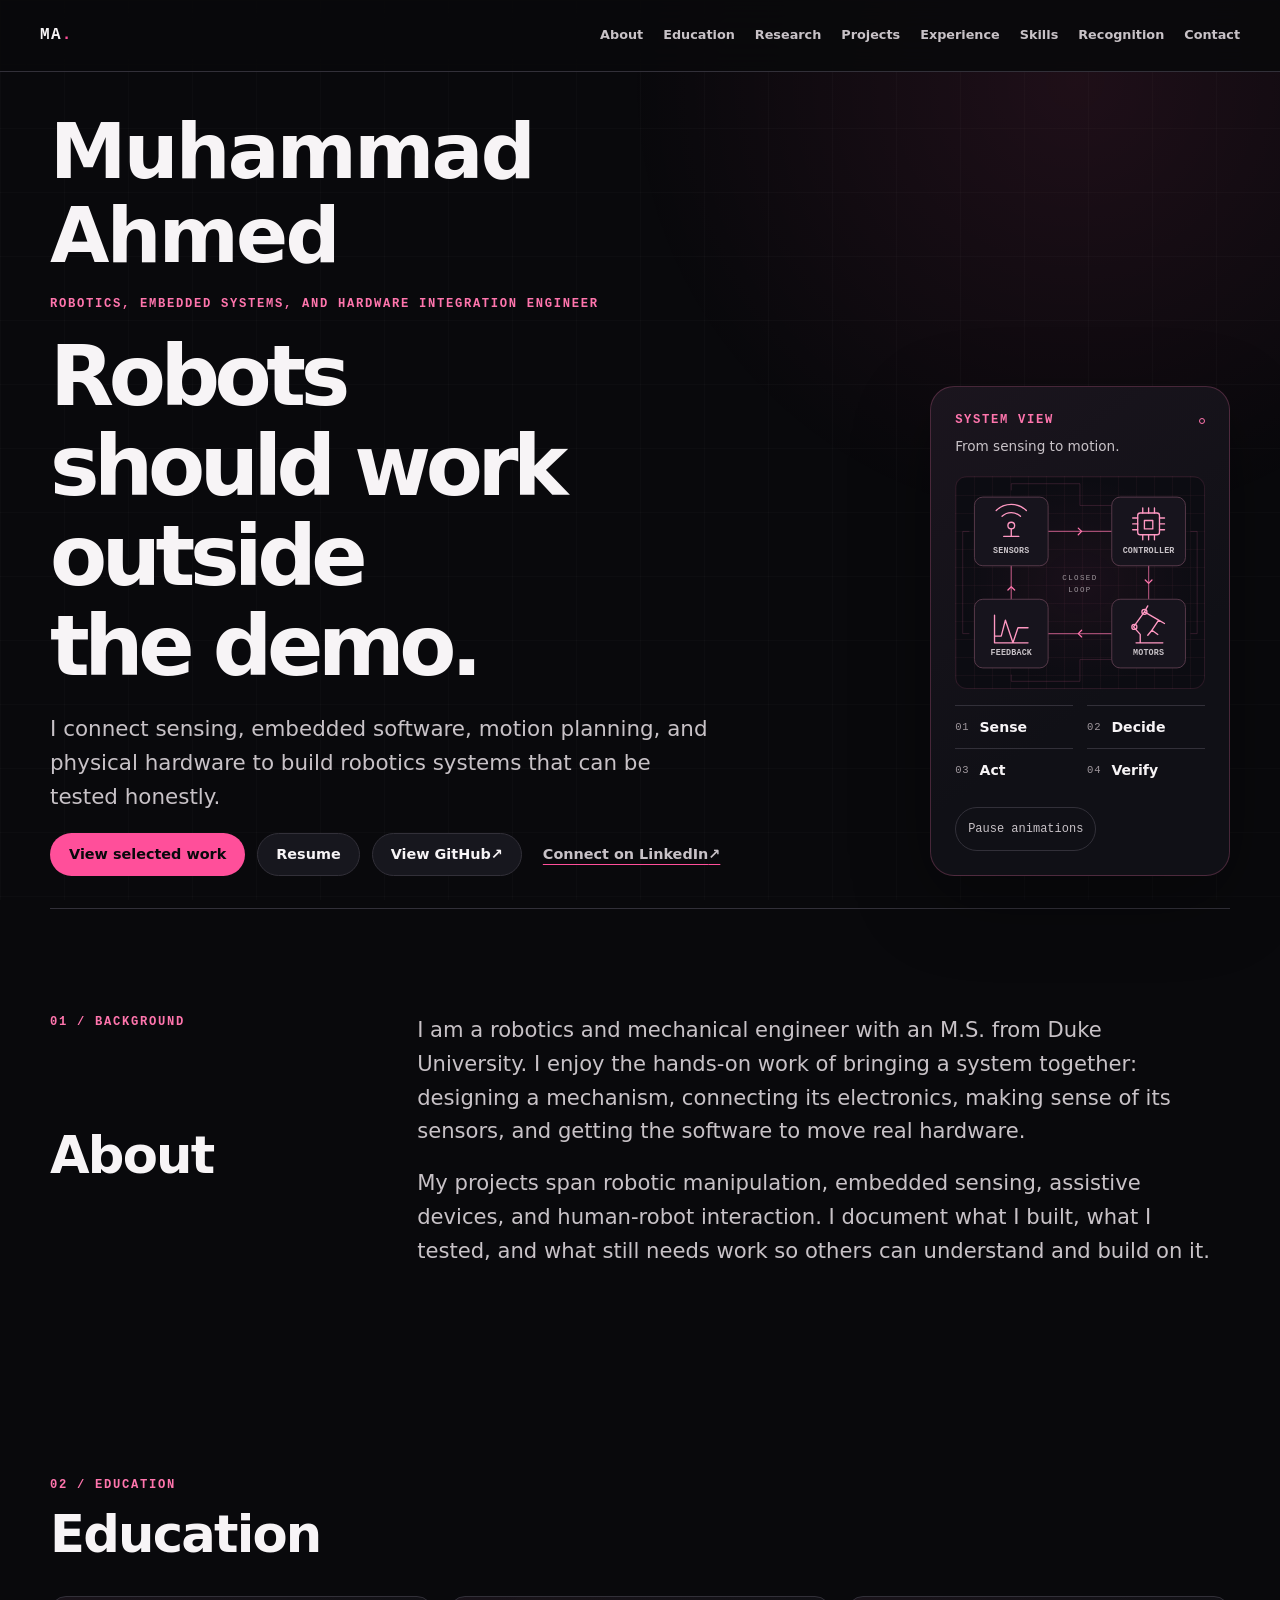
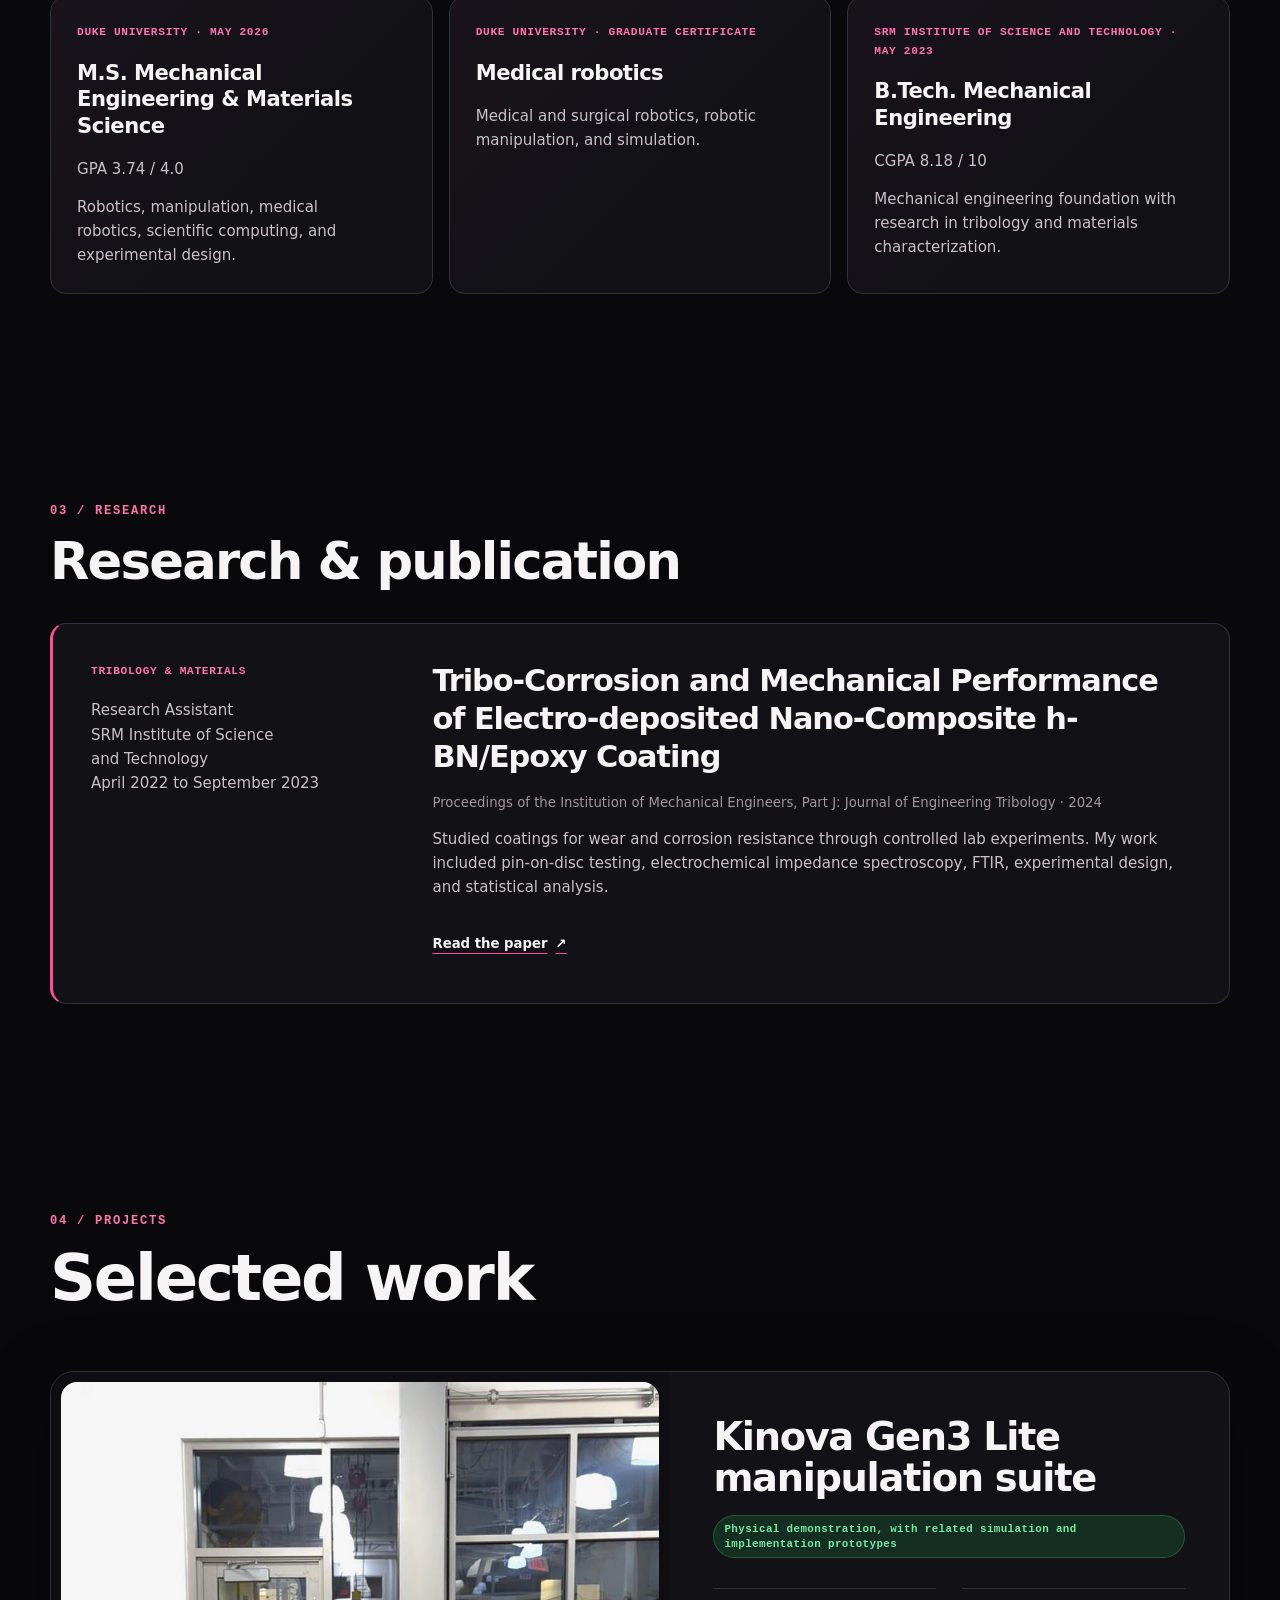
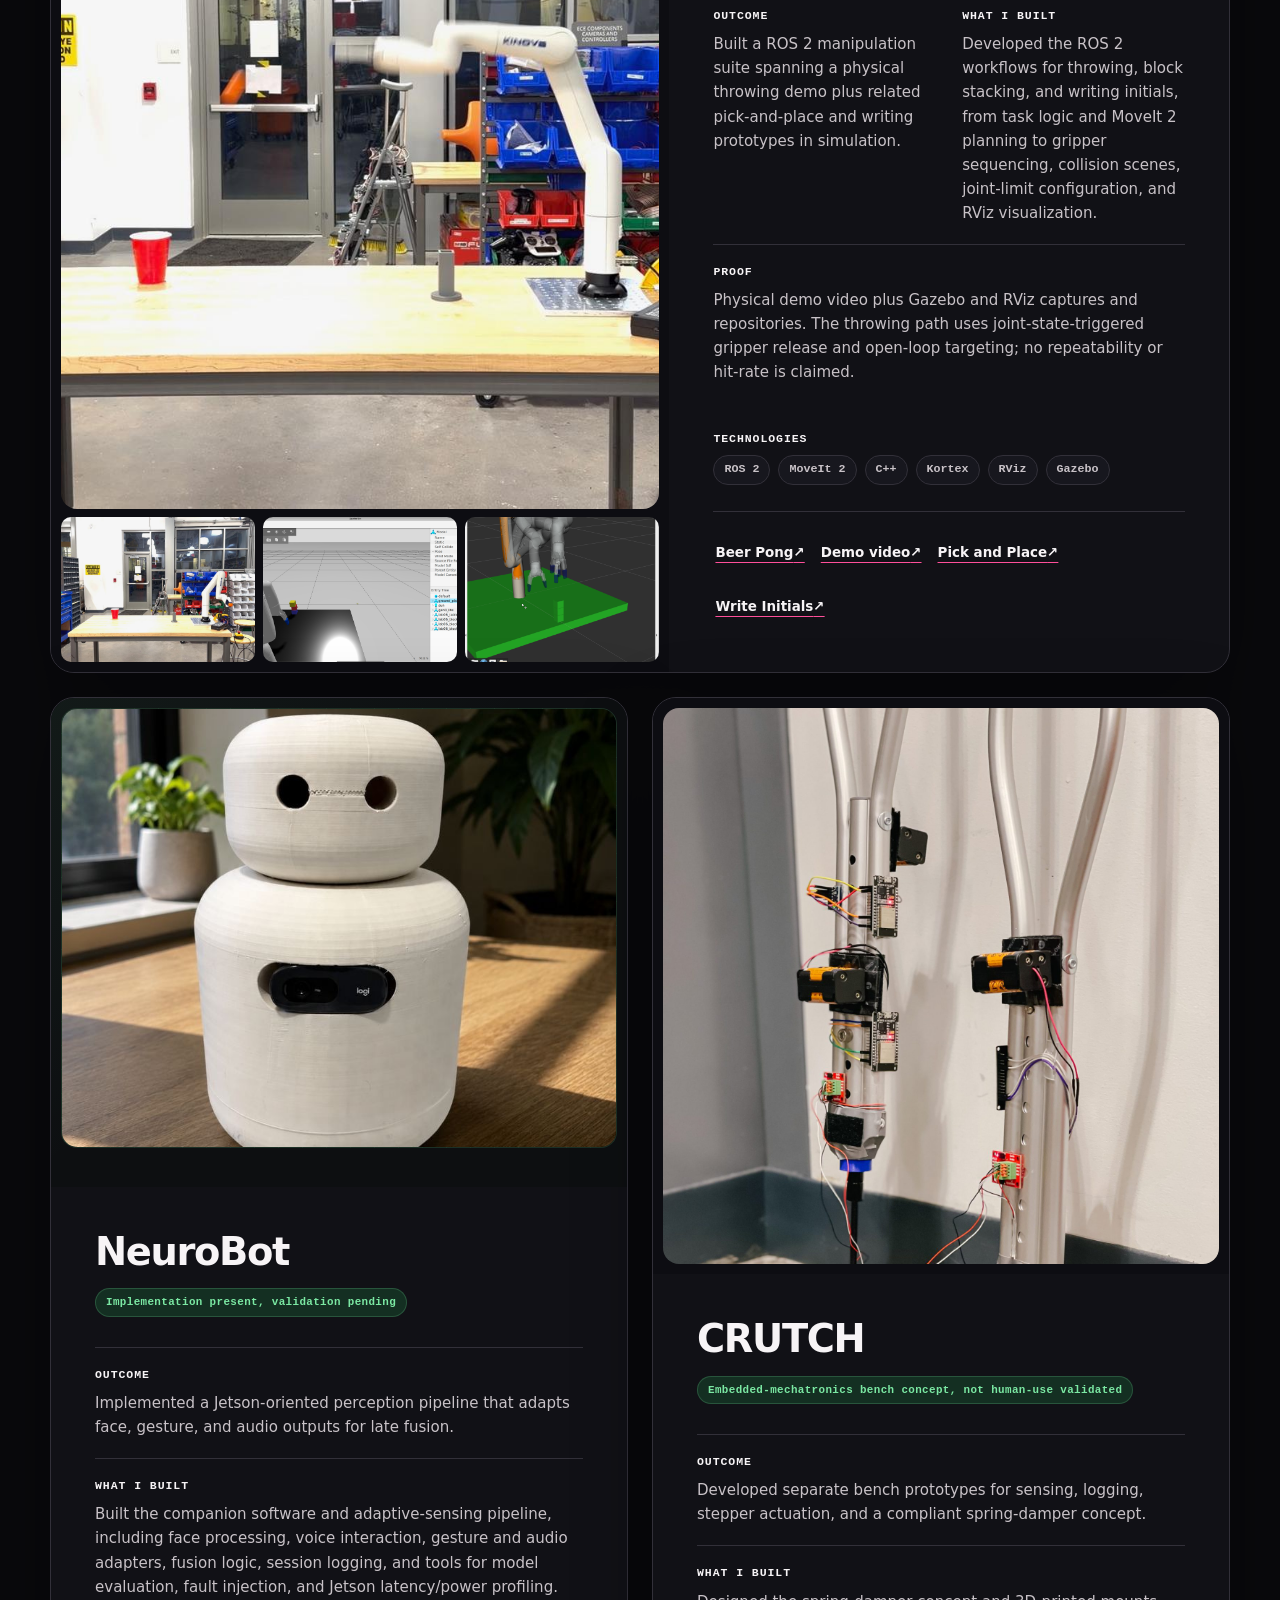
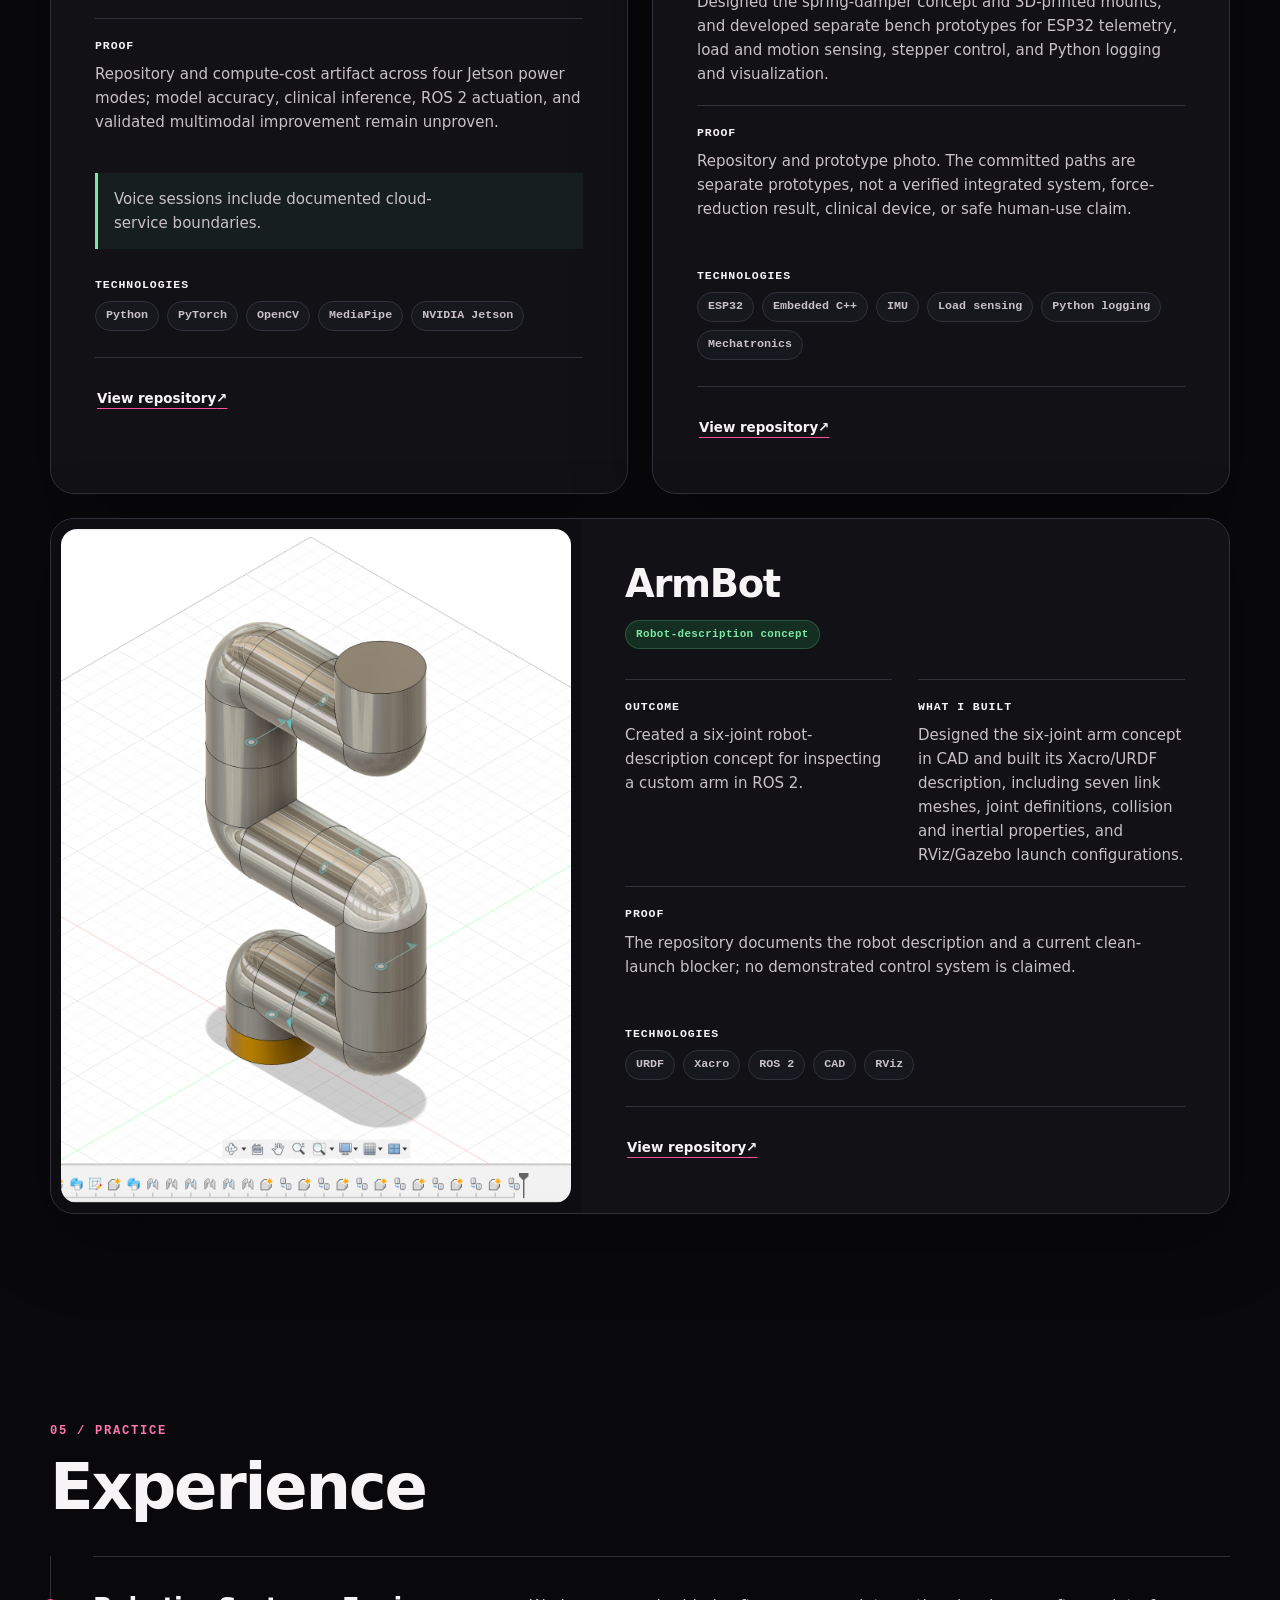
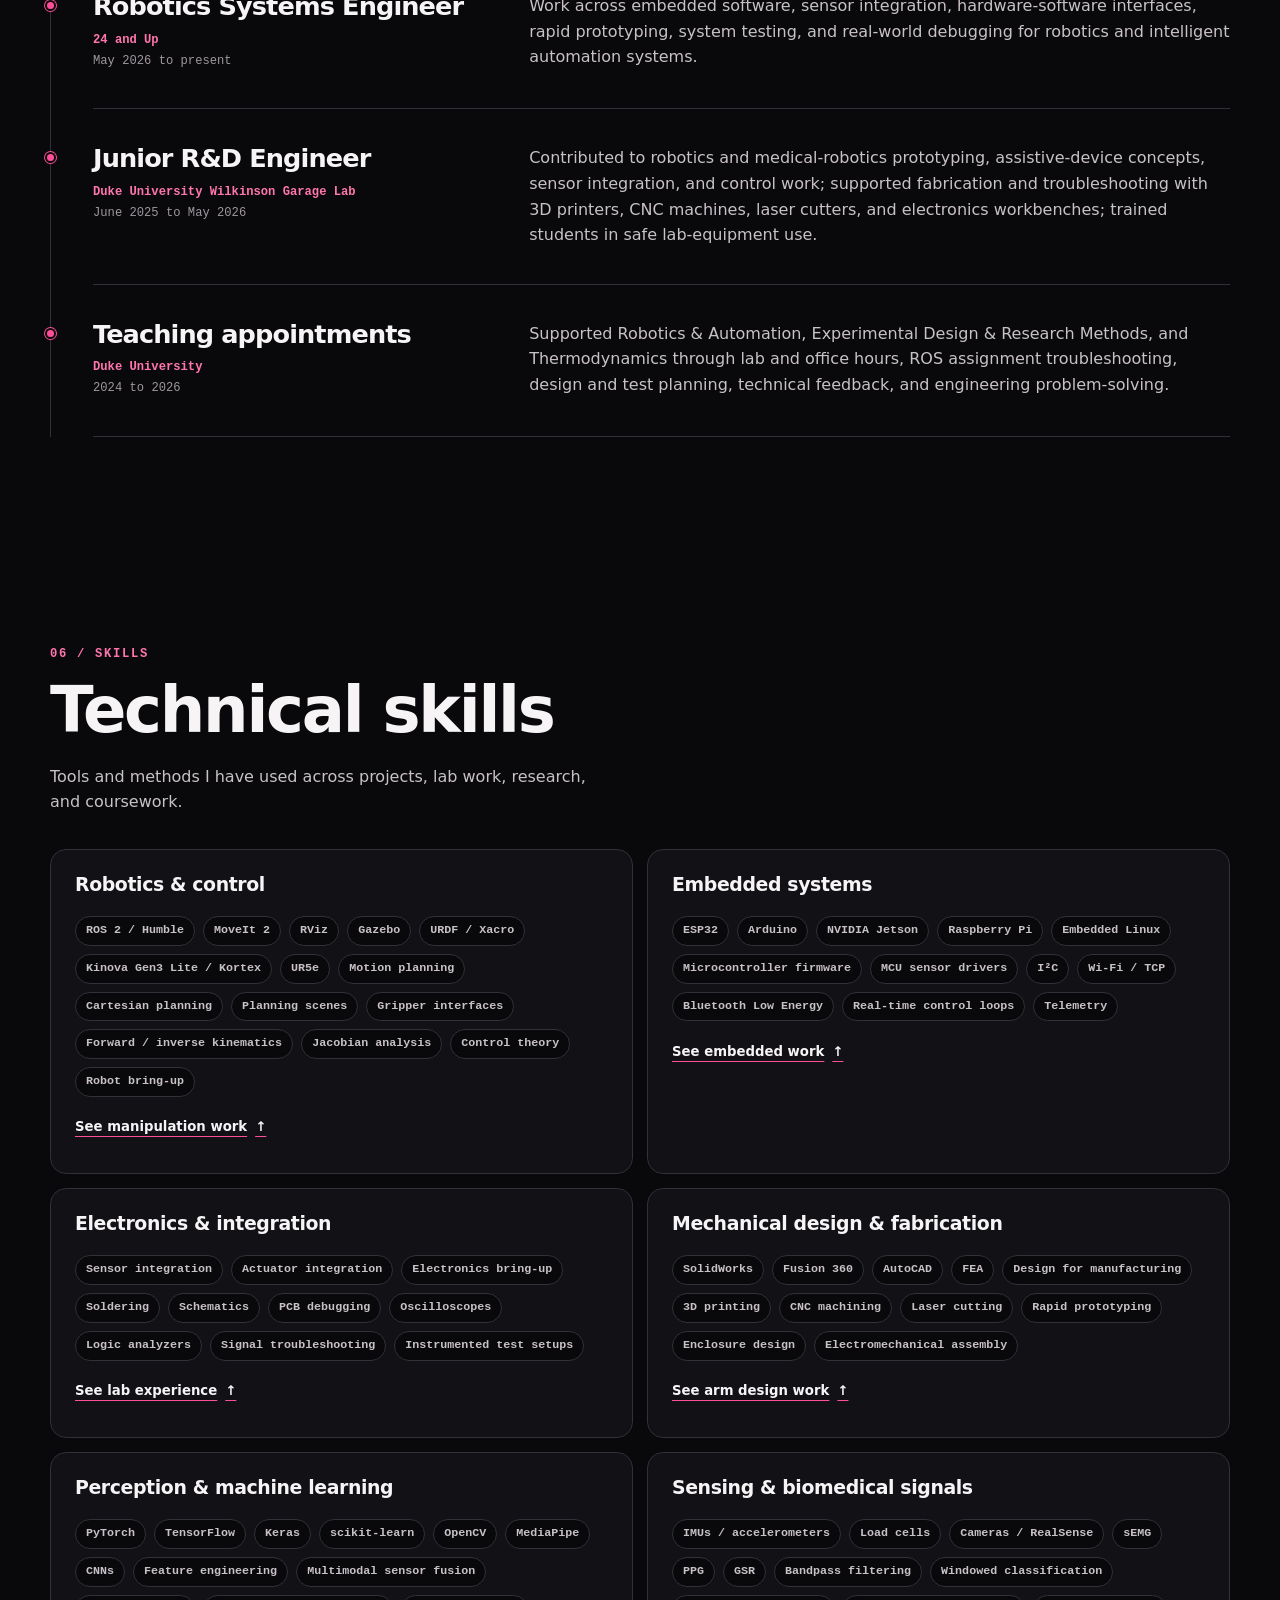
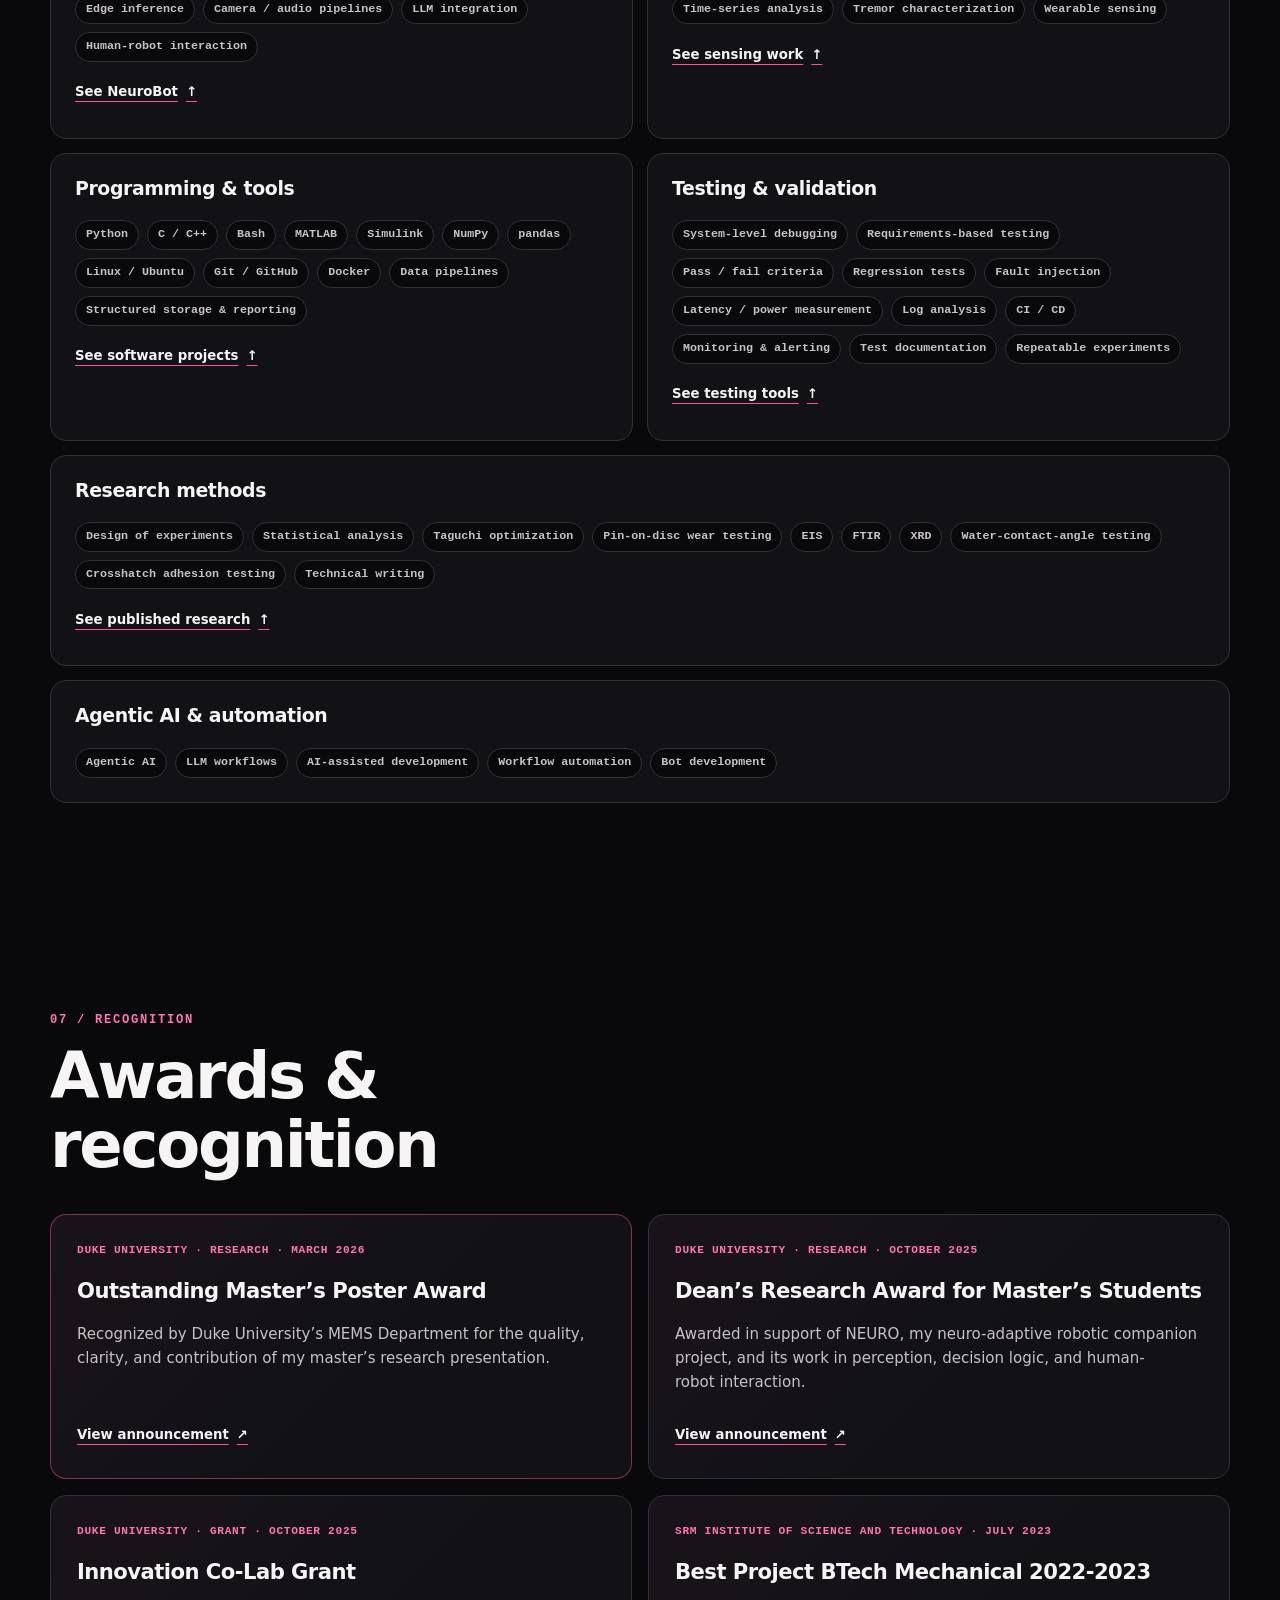
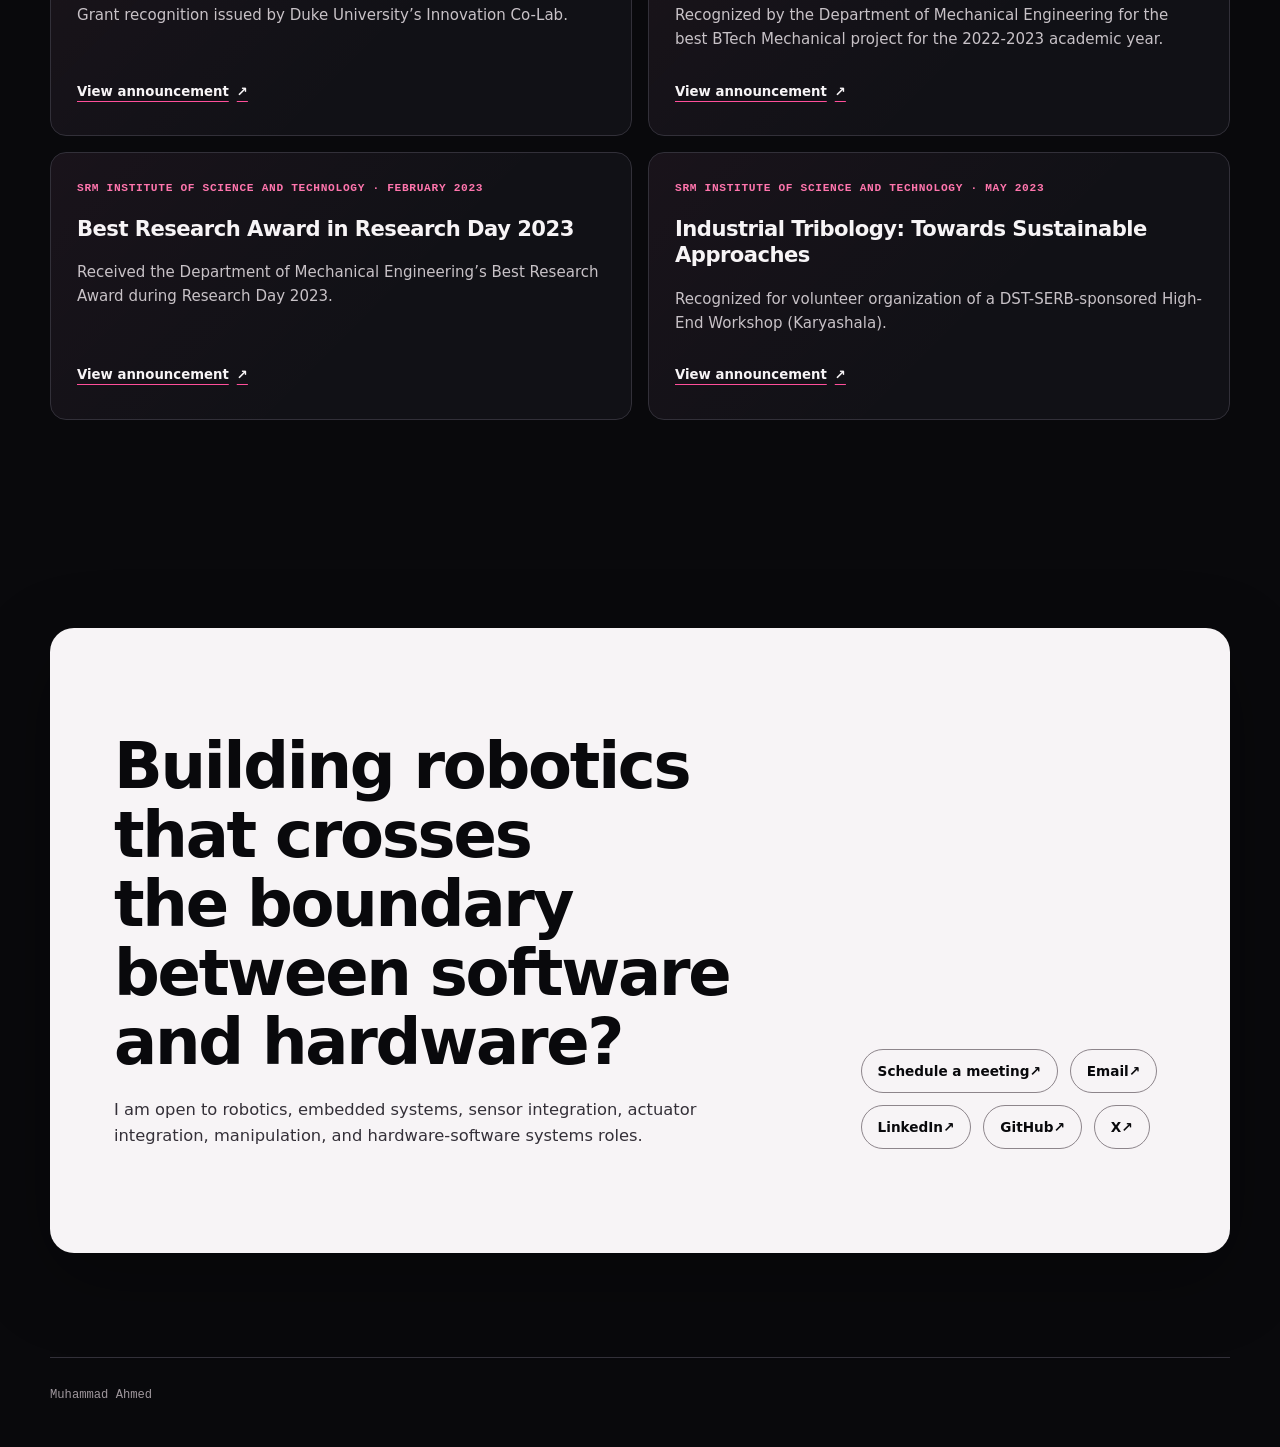
<file: index.html>
<!doctype html>
<html lang="en">
<head>
  <meta charset="utf-8">
  <meta name="viewport" content="width=device-width, initial-scale=1">
  <title>Muhammad Ahmed | Robotics and Embedded Systems Engineer</title>
  <meta name="description" content="Robotics and embedded systems portfolio featuring ROS 2 manipulation, embedded sensing, edge perception, and hardware-software integration projects by Muhammad Ahmed.">
  <link rel="canonical" href="https://ahmedshaikh77.github.io/Muhammad-Ahmed-Portfolio/">
  <link rel="icon" href="assets/icons/favicon.svg" type="image/svg+xml">
  <meta name="theme-color" content="#09090c">
  <meta property="og:type" content="profile">
  <meta property="og:title" content="Muhammad Ahmed | Robotics and Embedded Systems Engineer">
  <meta property="og:description" content="Selected work in ROS 2 manipulation, embedded sensing, edge perception, and hardware-software integration.">
  <meta property="og:url" content="https://ahmedshaikh77.github.io/Muhammad-Ahmed-Portfolio/">
  <meta property="og:image" content="https://ahmedshaikh77.github.io/Muhammad-Ahmed-Portfolio/assets/images/social-preview.png">
  <meta property="og:image:width" content="1200">
  <meta property="og:image:height" content="630">
  <meta name="twitter:card" content="summary_large_image">
  <meta name="twitter:title" content="Muhammad Ahmed | Robotics and Embedded Systems Engineer">
  <meta name="twitter:description" content="Selected work in ROS 2, embedded sensing, and edge perception.">
  <meta name="twitter:image" content="https://ahmedshaikh77.github.io/Muhammad-Ahmed-Portfolio/assets/images/social-preview.png">
  <link rel="stylesheet" href="assets/css/styles.css?v=20261003-1">
  <link rel="stylesheet" href="assets/css/effects.css?v=20260907-2">
  <script type="application/ld+json">
  {
    "@context": "https://schema.org",
    "@type": "ProfilePage",
    "url": "https://ahmedshaikh77.github.io/Muhammad-Ahmed-Portfolio/",
    "mainEntity": {
      "@type": "Person",
      "name": "Muhammad Ahmed",
      "jobTitle": "Robotics, Embedded Systems, and Hardware Integration Engineer",
      "email": "mailto:muhammadahmed.shaikh@duke.edu",
      "alumniOf": {
        "@type": "CollegeOrUniversity",
        "name": "Duke University"
      },
      "sameAs": [
        "https://github.com/Ahmedshaikh77",
        "https://www.linkedin.com/in/muhammad-ahmed-nazir-shaikh/",
        "https://x.com/ShaikhRobotics"
      ]
    }
  }
  </script>
</head>
<body>
  <a class="skip-link" href="#main-content">Skip to main content</a>
  <header class="site-header" data-header>
    <a class="brand" href="#top" aria-label="Muhammad Ahmed, home">MA<span aria-hidden="true">.</span></a>
    <button class="menu-button" type="button" aria-controls="primary-navigation" aria-expanded="false">
      <span class="menu-button__label">Menu</span>
      <span class="menu-button__icon" aria-hidden="true"></span>
    </button>
    <nav id="primary-navigation" class="site-nav" aria-label="Primary navigation">
      <a href="#about">About</a>
      <a href="#education">Education</a>
      <a href="#research">Research</a>
      <a href="#work">Projects</a>
      <a href="#experience">Experience</a>
      <a href="#capabilities">Skills</a>
      <a href="#recognition">Recognition</a>
      <a href="#contact">Contact</a>
    </nav>
  </header>
  <main id="main-content">
    <section id="top" class="hero" aria-labelledby="hero-title">
      <canvas class="hero-stream" aria-hidden="true" hidden></canvas>
      <div class="hero__copy">
        <p class="hero__name">Muhammad Ahmed</p>
        <p class="eyebrow">Robotics, Embedded Systems, and Hardware Integration Engineer</p>
        <h1 id="hero-title">Robots should work outside the demo.</h1>
        <p class="hero__lede">I connect sensing, embedded software, motion planning, and physical hardware to build robotics systems that can be tested honestly.</p>
        <div class="hero__actions" aria-label="Portfolio actions">
          <a class="button button--primary" href="#work">View selected work</a>
          <a class="button button--secondary" href="assets/resume/Muhammad-Ahmed.pdf" target="_blank" rel="noopener noreferrer" aria-label="Open Muhammad Ahmed resume (opens in a new tab)">Resume</a>
          <a class="button button--secondary" href="https://github.com/Ahmedshaikh77" target="_blank" rel="noopener noreferrer" aria-label="View Muhammad Ahmed on GitHub (opens in a new tab)">View GitHub <span aria-hidden="true">&#8599;</span></a>
          <a class="text-link" href="https://www.linkedin.com/in/muhammad-ahmed-nazir-shaikh/" target="_blank" rel="noopener noreferrer" aria-label="Connect with Muhammad Ahmed on LinkedIn (opens in a new tab)">Connect on LinkedIn <span aria-hidden="true">&#8599;</span></a>
        </div>
      </div>
      <aside class="hero__system" aria-label="Engineering focus">
        <div class="system-heading"><p class="system-label">SYSTEM VIEW</p><span class="system-indicator" aria-hidden="true"></span></div>
        <p class="system-caption">From sensing to motion.</p>
        <svg class="signal-board" viewBox="0 0 296 252" role="img" aria-labelledby="signal-title signal-description" focusable="false">
          <title id="signal-title">Robotics control loop</title>
          <desc id="signal-description">Illustrative signal flow: sensors to controller to motors to feedback, then back to sensing. Not live telemetry.</desc>
          <g class="signal-traces" fill="none">
            <path d="M66 65H230V187H66Z"/>
            <path class="signal-traces__secondary" d="M66 16V8H148V34H230M280 65H288V187H280M66 236V244H148V218H230M16 65H8V187H16"/>
            <path class="signal-arrows" d="m146 61 4 4-4 4m80 54 4 4 4-4m-84 60-4 4 4 4m-88-56 4-4 4 4"/>
          </g>
          <g class="signal-node signal-node--sense">
            <rect x="22" y="24" width="88" height="82" rx="10"/>
            <g class="signal-icon"><circle cx="66" cy="58" r="4"/><path d="M55 47a16 16 0 0 1 22 0M48 40a26 26 0 0 1 36 0M66 62v9m-9 0h18"/></g>
            <text x="66" y="91">SENSORS</text>
          </g>
          <g class="signal-node signal-node--decide">
            <rect x="186" y="24" width="88" height="82" rx="10"/>
            <g class="signal-icon"><rect x="217" y="43" width="26" height="26" rx="3"/><path d="M223 37v6m7-6v6m7-6v6m-14 26v6m7-6v6m7-6v6m-26-26h6m-6 7h6m-6 7h6m26-14h6m-6 7h6m-6 7h6m-24-11h10v10h-10z"/></g>
            <text x="230" y="91">CONTROLLER</text>
          </g>
          <g class="signal-node signal-node--act">
            <rect x="186" y="146" width="88" height="82" rx="10"/>
            <g class="signal-icon"><path d="M215 198h32m-27 0v-10l-8-9 13-18 17 10-8 12m-9-22 4-7m13 17 7 4m-15 8 7 5m-7-5-5 6"/><circle cx="225" cy="161" r="3"/><circle cx="213" cy="179" r="3"/></g>
            <text x="230" y="213">MOTORS</text>
          </g>
          <g class="signal-node signal-node--verify">
            <rect x="22" y="146" width="88" height="82" rx="10"/>
            <g class="signal-icon"><path d="M46 190h8l5-19 9 27 6-18h12M46 165v33h40"/></g>
            <text x="66" y="213">FEEDBACK</text>
          </g>
          <text class="signal-center" x="148" y="123">CLOSED</text>
          <text class="signal-center" x="148" y="137">LOOP</text>
          <circle class="signal-packet" cx="66" cy="65" r="4" aria-hidden="true"/>
        </svg>
        <ol>
          <li class="system-step--sense"><span>01</span> Sense</li>
          <li class="system-step--decide"><span>02</span> Decide</li>
          <li class="system-step--act"><span>03</span> Act</li>
          <li class="system-step--verify"><span>04</span> Verify</li>
        </ol>
        <button class="motion-toggle" type="button" hidden>Pause animations</button>
      </aside>
    </section>

    <section id="about" class="about" aria-labelledby="about-title">
      <div class="section-heading"><h2 id="about-title">About</h2></div>
      <div class="about__copy">
        <p>I am a robotics and mechanical engineer with an M.S. from Duke University. I enjoy the hands-on work of bringing a system together: designing a mechanism, connecting its electronics, making sense of its sensors, and getting the software to move real hardware.</p>
        <p>My projects span robotic manipulation, embedded sensing, assistive devices, and human-robot interaction. I document what I built, what I tested, and what still needs work so others can understand and build on it.</p>
      </div>
    </section>

    <section id="education" class="education" aria-labelledby="education-title">
      <div class="section-heading"><h2 id="education-title">Education</h2></div>
      <div class="education__grid">
        <article class="education-card">
          <p class="detail-label">Duke University · May 2026</p>
          <h3>M.S. Mechanical Engineering &amp; Materials Science</h3>
          <p>GPA 3.74 / 4.0</p>
          <p class="education-card__focus">Robotics, manipulation, medical robotics, scientific computing, and experimental design.</p>
        </article>
        <article class="education-card">
          <p class="detail-label">Duke University · Graduate Certificate</p>
          <h3>Medical robotics</h3>
          <p class="education-card__focus">Medical and surgical robotics, robotic manipulation, and simulation.</p>
        </article>
        <article class="education-card">
          <p class="detail-label">SRM Institute of Science and Technology · May 2023</p>
          <h3>B.Tech. Mechanical Engineering</h3>
          <p>CGPA 8.18 / 10</p>
          <p class="education-card__focus">Mechanical engineering foundation with research in tribology and materials characterization.</p>
        </article>
      </div>
    </section>

    <section id="research" class="research" aria-labelledby="research-title">
      <div class="section-heading"><h2 id="research-title">Research &amp; publication</h2></div>
      <article class="publication">
        <div class="publication__context"><p class="detail-label">Tribology &amp; materials</p><p>Research Assistant<br>SRM Institute of Science and Technology<br>April 2022 to September 2023</p></div>
        <div class="publication__body">
          <h3>Tribo-Corrosion and Mechanical Performance of Electro-deposited Nano-Composite h-BN/Epoxy Coating</h3>
          <p class="publication__journal">Proceedings of the Institution of Mechanical Engineers, Part J: Journal of Engineering Tribology · 2024</p>
          <p>Studied coatings for wear and corrosion resistance through controlled lab experiments. My work included pin-on-disc testing, electrochemical impedance spectroscopy, FTIR, experimental design, and statistical analysis.</p>
          <a class="evidence-link" href="https://journals.sagepub.com/doi/10.1177/13506501241257560" target="_blank" rel="noopener noreferrer" aria-label="Read Tribo-Corrosion and Mechanical Performance of Electro-deposited Nano-Composite h-BN/Epoxy Coating (opens in a new tab)">Read the paper <span aria-hidden="true">&#8599;</span></a>
        </div>
      </article>
    </section>

    <section id="work" class="work" aria-labelledby="work-title">
      <div class="section-heading">
        <h2 id="work-title">Selected work</h2>
      </div>
      <article id="project-kinova" class="project-card project-card--featured" aria-labelledby="project-kinova-title">
        <div class="project-card__media">
          <figure class="project-card__cover">
            <img src="assets/images/projects/kinova-ball-mid-air.jpeg" alt="Kinova Gen3 Lite arm after releasing a ping-pong ball toward a cup target." width="1600" height="907">
          </figure>
          <div class="project-gallery" aria-label="Supporting Kinova project evidence">
            <figure><img src="assets/images/projects/kinova-wind-up.jpeg" alt="Kinova Gen3 Lite arm in its wind-up pose before throwing a ping-pong ball." width="1600" height="905" loading="lazy"></figure>
            <figure><img src="assets/images/projects/kinova-stack-gazebo.png" alt="Gazebo view of the Kinova Gen3 Lite pick-and-place stacking scene." width="3440" height="1872" loading="lazy"></figure>
            <figure><img src="assets/images/projects/kinova-stack-rviz.png" alt="RViz view of the Kinova Gen3 Lite pick-and-place stack and planning scene." width="1274" height="1008" loading="lazy"></figure>
          </div>
        </div>
        <div class="project-card__content">
          <header class="project-card__header">
            <h3 id="project-kinova-title">Kinova Gen3 Lite manipulation suite</h3>
            <p class="project-card__status">Physical demonstration, with related simulation and implementation prototypes</p>
          </header>
          <dl class="project-card__facts">
            <div><dt>Outcome</dt><dd>Built a ROS 2 manipulation suite spanning a physical throwing demo plus related pick-and-place and writing prototypes in simulation.</dd></div>
            <div><dt>What I built</dt><dd>Developed the ROS 2 workflows for throwing, block stacking, and writing initials, from task logic and MoveIt 2 planning to gripper sequencing, collision scenes, joint-limit configuration, and RViz visualization.</dd></div>
            <div><dt>Proof</dt><dd>Physical demo video plus Gazebo and RViz captures and repositories. The throwing path uses joint-state-triggered gripper release and open-loop targeting; no repeatability or hit-rate is claimed.</dd></div>
          </dl>
          <div class="project-card__technologies">
            <h4>Technologies</h4>
            <ul><li>ROS 2</li><li>MoveIt 2</li><li>C++</li><li>Kortex</li><li>RViz</li><li>Gazebo</li></ul>
          </div>
          <div class="project-card__links" aria-label="Kinova project links">
            <a href="https://github.com/Ahmedshaikh77/KinovaGen3-Beer-Pong" target="_blank" rel="noopener noreferrer" aria-label="View the Kinova Beer Pong repository (opens in a new tab)">Beer Pong <span aria-hidden="true">&#8599;</span></a>
            <a href="https://github.com/Ahmedshaikh77/KinovaGen3-Beer-Pong/blob/main/docs/Kinova%20Gen3%20Lite%20Beer%20Pong%20Demo.mp4" target="_blank" rel="noopener noreferrer" aria-label="View the Kinova Beer Pong demo video (opens in a new tab)">Demo video <span aria-hidden="true">&#8599;</span></a>
            <a href="https://github.com/Ahmedshaikh77/kinovaGen3-Pick-and-Place" target="_blank" rel="noopener noreferrer" aria-label="View the Kinova Pick and Place repository (opens in a new tab)">Pick and Place <span aria-hidden="true">&#8599;</span></a>
            <a href="https://github.com/Ahmedshaikh77/KinovaGen3-Write-Initials" target="_blank" rel="noopener noreferrer" aria-label="View the Kinova Write Initials repository (opens in a new tab)">Write Initials <span aria-hidden="true">&#8599;</span></a>
          </div>
        </div>
      </article>

      <article id="project-neurobot" class="project-card" aria-labelledby="project-neurobot-title">
        <div class="project-card__media"><figure class="project-card__cover"><img src="assets/images/projects/neurobot.jpg" alt="White 3D-printed NeuroBot prototype with a front-facing camera on a sunlit table." width="800" height="1066" loading="lazy"></figure></div>
        <div class="project-card__content">
          <header class="project-card__header"><h3 id="project-neurobot-title">NeuroBot</h3><p class="project-card__status">Implementation present, validation pending</p></header>
          <dl class="project-card__facts">
            <div><dt>Outcome</dt><dd>Implemented a Jetson-oriented perception pipeline that adapts face, gesture, and audio outputs for late fusion.</dd></div>
            <div><dt>What I built</dt><dd>Built the companion software and adaptive-sensing pipeline, including face processing, voice interaction, gesture and audio adapters, fusion logic, session logging, and tools for model evaluation, fault injection, and Jetson latency/power profiling.</dd></div>
            <div><dt>Proof</dt><dd>Repository and compute-cost artifact across four Jetson power modes; model accuracy, clinical inference, ROS 2 actuation, and validated multimodal improvement remain unproven.</dd></div>
          </dl>
          <p class="project-card__note">Voice sessions include documented cloud-service boundaries.</p>
          <div class="project-card__technologies"><h4>Technologies</h4><ul><li>Python</li><li>PyTorch</li><li>OpenCV</li><li>MediaPipe</li><li>NVIDIA Jetson</li></ul></div>
          <div class="project-card__links" aria-label="NeuroBot project links"><a href="https://github.com/Ahmedshaikh77/Neuro-Adaptive-Robotic-Companion" target="_blank" rel="noopener noreferrer" aria-label="View the NeuroBot repository (opens in a new tab)">View repository <span aria-hidden="true">&#8599;</span></a></div>
        </div>
      </article>

      <article id="project-crutch" class="project-card" aria-labelledby="project-crutch-title">
        <div class="project-card__media"><figure class="project-card__cover"><img src="assets/images/projects/crutch-prototype.jpeg" alt="Photograph of the CRUTCH prototype assembly used for exploratory bench work." width="1536" height="1536" loading="lazy"></figure></div>
        <div class="project-card__content">
          <header class="project-card__header"><h3 id="project-crutch-title">CRUTCH</h3><p class="project-card__status">Embedded-mechatronics bench concept, not human-use validated</p></header>
          <dl class="project-card__facts">
            <div><dt>Outcome</dt><dd>Developed separate bench prototypes for sensing, logging, stepper actuation, and a compliant spring-damper concept.</dd></div>
            <div><dt>What I built</dt><dd>Designed the spring-damper concept and 3D-printed mounts, and developed separate bench prototypes for ESP32 telemetry, load and motion sensing, stepper control, and Python logging and visualization.</dd></div>
            <div><dt>Proof</dt><dd>Repository and prototype photo. The committed paths are separate prototypes, not a verified integrated system, force-reduction result, clinical device, or safe human-use claim.</dd></div>
          </dl>
          <div class="project-card__technologies"><h4>Technologies</h4><ul><li>ESP32</li><li>Embedded C++</li><li>IMU</li><li>Load sensing</li><li>Python logging</li><li>Mechatronics</li></ul></div>
          <div class="project-card__links" aria-label="CRUTCH project links"><a href="https://github.com/Ahmedshaikh77/Comfortable-Responsive-Universal-Technology-for-Crutch-Health-CRUTCH" target="_blank" rel="noopener noreferrer" aria-label="View the CRUTCH repository (opens in a new tab)">View repository <span aria-hidden="true">&#8599;</span></a></div>
        </div>
      </article>

      <article id="project-armbot" class="project-card" aria-labelledby="project-armbot-title">
        <div class="project-card__media"><figure class="project-card__cover"><img src="assets/images/projects/armbot-cad.png" alt="CAD perspective view of the six-joint ArmBot concept." width="3452" height="1700" loading="lazy"></figure></div>
        <div class="project-card__content">
          <header class="project-card__header"><h3 id="project-armbot-title">ArmBot</h3><p class="project-card__status">Robot-description concept</p></header>
          <dl class="project-card__facts">
            <div><dt>Outcome</dt><dd>Created a six-joint robot-description concept for inspecting a custom arm in ROS 2.</dd></div>
            <div><dt>What I built</dt><dd>Designed the six-joint arm concept in CAD and built its Xacro/URDF description, including seven link meshes, joint definitions, collision and inertial properties, and RViz/Gazebo launch configurations.</dd></div>
            <div><dt>Proof</dt><dd>The repository documents the robot description and a current clean-launch blocker; no demonstrated control system is claimed.</dd></div>
          </dl>
          <div class="project-card__technologies"><h4>Technologies</h4><ul><li>URDF</li><li>Xacro</li><li>ROS 2</li><li>CAD</li><li>RViz</li></ul></div>
          <div class="project-card__links" aria-label="ArmBot project links"><a href="https://github.com/Ahmedshaikh77/6DOF-Robot" target="_blank" rel="noopener noreferrer" aria-label="View the ArmBot repository (opens in a new tab)">View repository <span aria-hidden="true">&#8599;</span></a></div>
        </div>
      </article>
    </section>

    <section id="experience" class="experience" aria-labelledby="experience-title">
      <div class="section-heading"><h2 id="experience-title">Experience</h2></div>
      <div class="experience__list">
        <article class="experience-item">
          <header><h3>Robotics Systems Engineer</h3><p>24 and Up</p><p><time datetime="2026-05">May 2026</time> to present</p></header>
          <p>Work across embedded software, sensor integration, hardware-software interfaces, rapid prototyping, system testing, and real-world debugging for robotics and intelligent automation systems.</p>
        </article>
        <article class="experience-item">
          <header><h3>Junior R&amp;D Engineer</h3><p>Duke University Wilkinson Garage Lab</p><p><time datetime="2025-06">June 2025</time> to <time datetime="2026-05">May 2026</time></p></header>
          <p>Contributed to robotics and medical-robotics prototyping, assistive-device concepts, sensor integration, and control work; supported fabrication and troubleshooting with 3D printers, CNC machines, laser cutters, and electronics workbenches; trained students in safe lab-equipment use.</p>
        </article>
        <article class="experience-item">
          <header><h3>Teaching appointments</h3><p>Duke University</p><p><time datetime="2024">2024</time> to <time datetime="2026">2026</time></p></header>
          <p>Supported Robotics &amp; Automation, Experimental Design &amp; Research Methods, and Thermodynamics through lab and office hours, ROS assignment troubleshooting, design and test planning, technical feedback, and engineering problem-solving.</p>
        </article>
      </div>
    </section>

    <section id="capabilities" class="capabilities" aria-labelledby="capabilities-title">
      <div class="section-heading"><h2 id="capabilities-title">Technical skills</h2><p class="section-intro">Tools and methods I have used across projects, lab work, research, and coursework.</p></div>
      <div class="capabilities__grid">
        <section class="capability" aria-labelledby="capability-robotics-title"><h3 id="capability-robotics-title">Robotics &amp; control</h3><ul><li>ROS 2 / Humble</li><li>MoveIt 2</li><li>RViz</li><li>Gazebo</li><li>URDF / Xacro</li><li>Kinova Gen3 Lite / Kortex</li><li>UR5e</li><li>Motion planning</li><li>Cartesian planning</li><li>Planning scenes</li><li>Gripper interfaces</li><li>Forward / inverse kinematics</li><li>Jacobian analysis</li><li>Control theory</li><li>Robot bring-up</li></ul><a class="evidence-link" href="#project-kinova">See manipulation work <span aria-hidden="true">&#8593;</span></a></section>
        <section class="capability" aria-labelledby="capability-embedded-title"><h3 id="capability-embedded-title">Embedded systems</h3><ul><li>ESP32</li><li>Arduino</li><li>NVIDIA Jetson</li><li>Raspberry Pi</li><li>Embedded Linux</li><li>Microcontroller firmware</li><li>MCU sensor drivers</li><li>I²C</li><li>Wi-Fi / TCP</li><li>Bluetooth Low Energy</li><li>Real-time control loops</li><li>Telemetry</li></ul><a class="evidence-link" href="#project-crutch">See embedded work <span aria-hidden="true">&#8593;</span></a></section>
        <section class="capability" aria-labelledby="capability-hardware-title"><h3 id="capability-hardware-title">Electronics &amp; integration</h3><ul><li>Sensor integration</li><li>Actuator integration</li><li>Electronics bring-up</li><li>Soldering</li><li>Schematics</li><li>PCB debugging</li><li>Oscilloscopes</li><li>Logic analyzers</li><li>Signal troubleshooting</li><li>Instrumented test setups</li></ul><a class="evidence-link" href="#experience">See lab experience <span aria-hidden="true">&#8593;</span></a></section>
        <section class="capability" aria-labelledby="capability-mechanical-title"><h3 id="capability-mechanical-title">Mechanical design &amp; fabrication</h3><ul><li>SolidWorks</li><li>Fusion 360</li><li>AutoCAD</li><li>FEA</li><li>Design for manufacturing</li><li>3D printing</li><li>CNC machining</li><li>Laser cutting</li><li>Rapid prototyping</li><li>Enclosure design</li><li>Electromechanical assembly</li></ul><a class="evidence-link" href="#project-armbot">See arm design work <span aria-hidden="true">&#8593;</span></a></section>
        <section class="capability" aria-labelledby="capability-perception-title"><h3 id="capability-perception-title">Perception &amp; machine learning</h3><ul><li>PyTorch</li><li>TensorFlow</li><li>Keras</li><li>scikit-learn</li><li>OpenCV</li><li>MediaPipe</li><li>CNNs</li><li>Feature engineering</li><li>Multimodal sensor fusion</li><li>Edge inference</li><li>Camera / audio pipelines</li><li>LLM integration</li><li>Human-robot interaction</li></ul><a class="evidence-link" href="#project-neurobot">See NeuroBot <span aria-hidden="true">&#8593;</span></a></section>
        <section class="capability" aria-labelledby="capability-sensing-title"><h3 id="capability-sensing-title">Sensing &amp; biomedical signals</h3><ul><li>IMUs / accelerometers</li><li>Load cells</li><li>Cameras / RealSense</li><li>sEMG</li><li>PPG</li><li>GSR</li><li>Bandpass filtering</li><li>Windowed classification</li><li>Time-series analysis</li><li>Tremor characterization</li><li>Wearable sensing</li></ul><a class="evidence-link" href="#project-crutch">See sensing work <span aria-hidden="true">&#8593;</span></a></section>
        <section class="capability" aria-labelledby="capability-software-title"><h3 id="capability-software-title">Programming &amp; tools</h3><ul><li>Python</li><li>C / C++</li><li>Bash</li><li>MATLAB</li><li>Simulink</li><li>NumPy</li><li>pandas</li><li>Linux / Ubuntu</li><li>Git / GitHub</li><li>Docker</li><li>Data pipelines</li><li>Structured storage &amp; reporting</li></ul><a class="evidence-link" href="#work">See software projects <span aria-hidden="true">&#8593;</span></a></section>
        <section class="capability" aria-labelledby="capability-testing-title"><h3 id="capability-testing-title">Testing &amp; validation</h3><ul><li>System-level debugging</li><li>Requirements-based testing</li><li>Pass / fail criteria</li><li>Regression tests</li><li>Fault injection</li><li>Latency / power measurement</li><li>Log analysis</li><li>CI / CD</li><li>Monitoring &amp; alerting</li><li>Test documentation</li><li>Repeatable experiments</li></ul><a class="evidence-link" href="#project-neurobot">See testing tools <span aria-hidden="true">&#8593;</span></a></section>
        <section class="capability capability--research" aria-labelledby="capability-research-title"><h3 id="capability-research-title">Research methods</h3><ul><li>Design of experiments</li><li>Statistical analysis</li><li>Taguchi optimization</li><li>Pin-on-disc wear testing</li><li>EIS</li><li>FTIR</li><li>XRD</li><li>Water-contact-angle testing</li><li>Crosshatch adhesion testing</li><li>Technical writing</li></ul><a class="evidence-link" href="#research">See published research <span aria-hidden="true">&#8593;</span></a></section>
        <section class="capability capability--agentic" aria-labelledby="capability-agentic-title">
          <h3 id="capability-agentic-title">Agentic AI &amp; automation</h3>
          <ul><li>Agentic AI</li><li>LLM workflows</li><li>AI-assisted development</li><li>Workflow automation</li><li>Bot development</li></ul>
        </section>
      </div>
    </section>

    <section id="recognition" class="recognition" aria-labelledby="recognition-title">
      <div class="section-heading"><h2 id="recognition-title">Awards &amp; recognition</h2></div>
      <div class="recognition__grid">
        <article class="recognition-card recognition-card--featured"><p class="detail-label">Duke University · Research · March 2026</p><h3>Outstanding Master’s Poster Award</h3><p>Recognized by Duke University’s MEMS Department for the quality, clarity, and contribution of my master’s research presentation.</p><a class="evidence-link" href="https://www.linkedin.com/in/muhammad-ahmed-nazir-shaikh/details/honors/" target="_blank" rel="noopener noreferrer" aria-label="View Outstanding Master’s Poster Award announcement (opens in a new tab)">View announcement <span aria-hidden="true">&#8599;</span></a></article>
        <article class="recognition-card"><p class="detail-label">Duke University · Research · October 2025</p><h3>Dean’s Research Award for Master’s Students</h3><p>Awarded in support of NEURO, my neuro-adaptive robotic companion project, and its work in perception, decision logic, and human-robot interaction.</p><a class="evidence-link" href="https://www.linkedin.com/in/muhammad-ahmed-nazir-shaikh/details/honors/" target="_blank" rel="noopener noreferrer" aria-label="View Dean’s Research Award for Master’s Students announcement (opens in a new tab)">View announcement <span aria-hidden="true">&#8599;</span></a></article>
        <article class="recognition-card"><p class="detail-label">Duke University · Grant · October 2025</p><h3>Innovation Co-Lab Grant</h3><p>Grant recognition issued by Duke University’s Innovation Co-Lab.</p><a class="evidence-link" href="https://www.linkedin.com/in/muhammad-ahmed-nazir-shaikh/details/honors/" target="_blank" rel="noopener noreferrer" aria-label="View Innovation Co-Lab Grant announcement (opens in a new tab)">View announcement <span aria-hidden="true">&#8599;</span></a></article>
        <article class="recognition-card"><p class="detail-label">SRM Institute of Science and Technology · July 2023</p><h3>Best Project BTech Mechanical 2022-2023</h3><p>Recognized by the Department of Mechanical Engineering for the best BTech Mechanical project for the 2022-2023 academic year.</p><a class="evidence-link" href="https://www.linkedin.com/in/muhammad-ahmed-nazir-shaikh/details/honors/" target="_blank" rel="noopener noreferrer" aria-label="View Best Project BTech Mechanical 2022-2023 announcement (opens in a new tab)">View announcement <span aria-hidden="true">&#8599;</span></a></article>
        <article class="recognition-card"><p class="detail-label">SRM Institute of Science and Technology · February 2023</p><h3>Best Research Award in Research Day 2023</h3><p>Received the Department of Mechanical Engineering’s Best Research Award during Research Day 2023.</p><a class="evidence-link" href="https://www.linkedin.com/in/muhammad-ahmed-nazir-shaikh/details/honors/" target="_blank" rel="noopener noreferrer" aria-label="View Best Research Award in Research Day 2023 announcement (opens in a new tab)">View announcement <span aria-hidden="true">&#8599;</span></a></article>
        <article class="recognition-card"><p class="detail-label">SRM Institute of Science and Technology · May 2023</p><h3>Industrial Tribology: Towards Sustainable Approaches</h3><p>Recognized for volunteer organization of a DST-SERB-sponsored High-End Workshop (Karyashala).</p><a class="evidence-link" href="https://www.linkedin.com/in/muhammad-ahmed-nazir-shaikh/details/honors/" target="_blank" rel="noopener noreferrer" aria-label="View Industrial Tribology: Towards Sustainable Approaches announcement (opens in a new tab)">View announcement <span aria-hidden="true">&#8599;</span></a></article>
      </div>
    </section>

    <section id="contact" class="contact" aria-labelledby="contact-title">
      <div class="contact__copy"><h2 id="contact-title">Building robotics that crosses the boundary between software and hardware?</h2><p>I am open to robotics, embedded systems, sensor integration, actuator integration, manipulation, and hardware-software systems roles.</p></div>
      <address class="contact__links">
        <a href="https://calendly.com/ahmedshaikh655/30min" target="_blank" rel="noopener noreferrer" aria-label="Schedule a meeting with Muhammad Ahmed (opens in a new tab)">Schedule a meeting <span aria-hidden="true">&#8599;</span></a>
        <a href="mailto:muhammadahmed.shaikh@duke.edu">Email <span aria-hidden="true">&#8599;</span></a>
        <a href="https://www.linkedin.com/in/muhammad-ahmed-nazir-shaikh/" target="_blank" rel="noopener noreferrer" aria-label="Connect with Muhammad Ahmed on LinkedIn (opens in a new tab)">LinkedIn <span aria-hidden="true">&#8599;</span></a>
        <a href="https://github.com/Ahmedshaikh77" target="_blank" rel="noopener noreferrer" aria-label="View Muhammad Ahmed on GitHub (opens in a new tab)">GitHub <span aria-hidden="true">&#8599;</span></a>
        <a href="https://x.com/ShaikhRobotics" target="_blank" rel="noopener noreferrer" aria-label="View Muhammad Ahmed on X (opens in a new tab)">X <span aria-hidden="true">&#8599;</span></a>
      </address>
    </section>
  </main>
  <footer class="site-footer"><p>Muhammad Ahmed</p></footer>
  <div class="radar-cursor" aria-hidden="true" hidden><svg viewBox="0 0 32 32" focusable="false"><circle class="r-ring" cx="16" cy="16" r="11"/><circle class="r-ring2" cx="16" cy="16" r="6.5"/><g class="r-tick"><path d="M16 3v3M16 26v3M3 16h3M26 16h3"/></g><circle class="r-blip" cx="21" cy="11.5" r="1.1"/><circle class="r-blip r-blip--second" cx="11" cy="20.5" r="1.1"/><g class="r-sweep"><path class="r-seg" d="M16 16L16 5A11 11 0 0 0 6.47 10.5Z"/><path class="r-line" d="M16 16V5"/></g><circle class="r-dot" cx="16" cy="16" r="1.7"/></svg></div>
  <script src="assets/js/main.js?v=20260903-2" defer></script>
  <script src="assets/js/effects.js?v=20260907-2" defer></script>
</body>
</html>
</file>
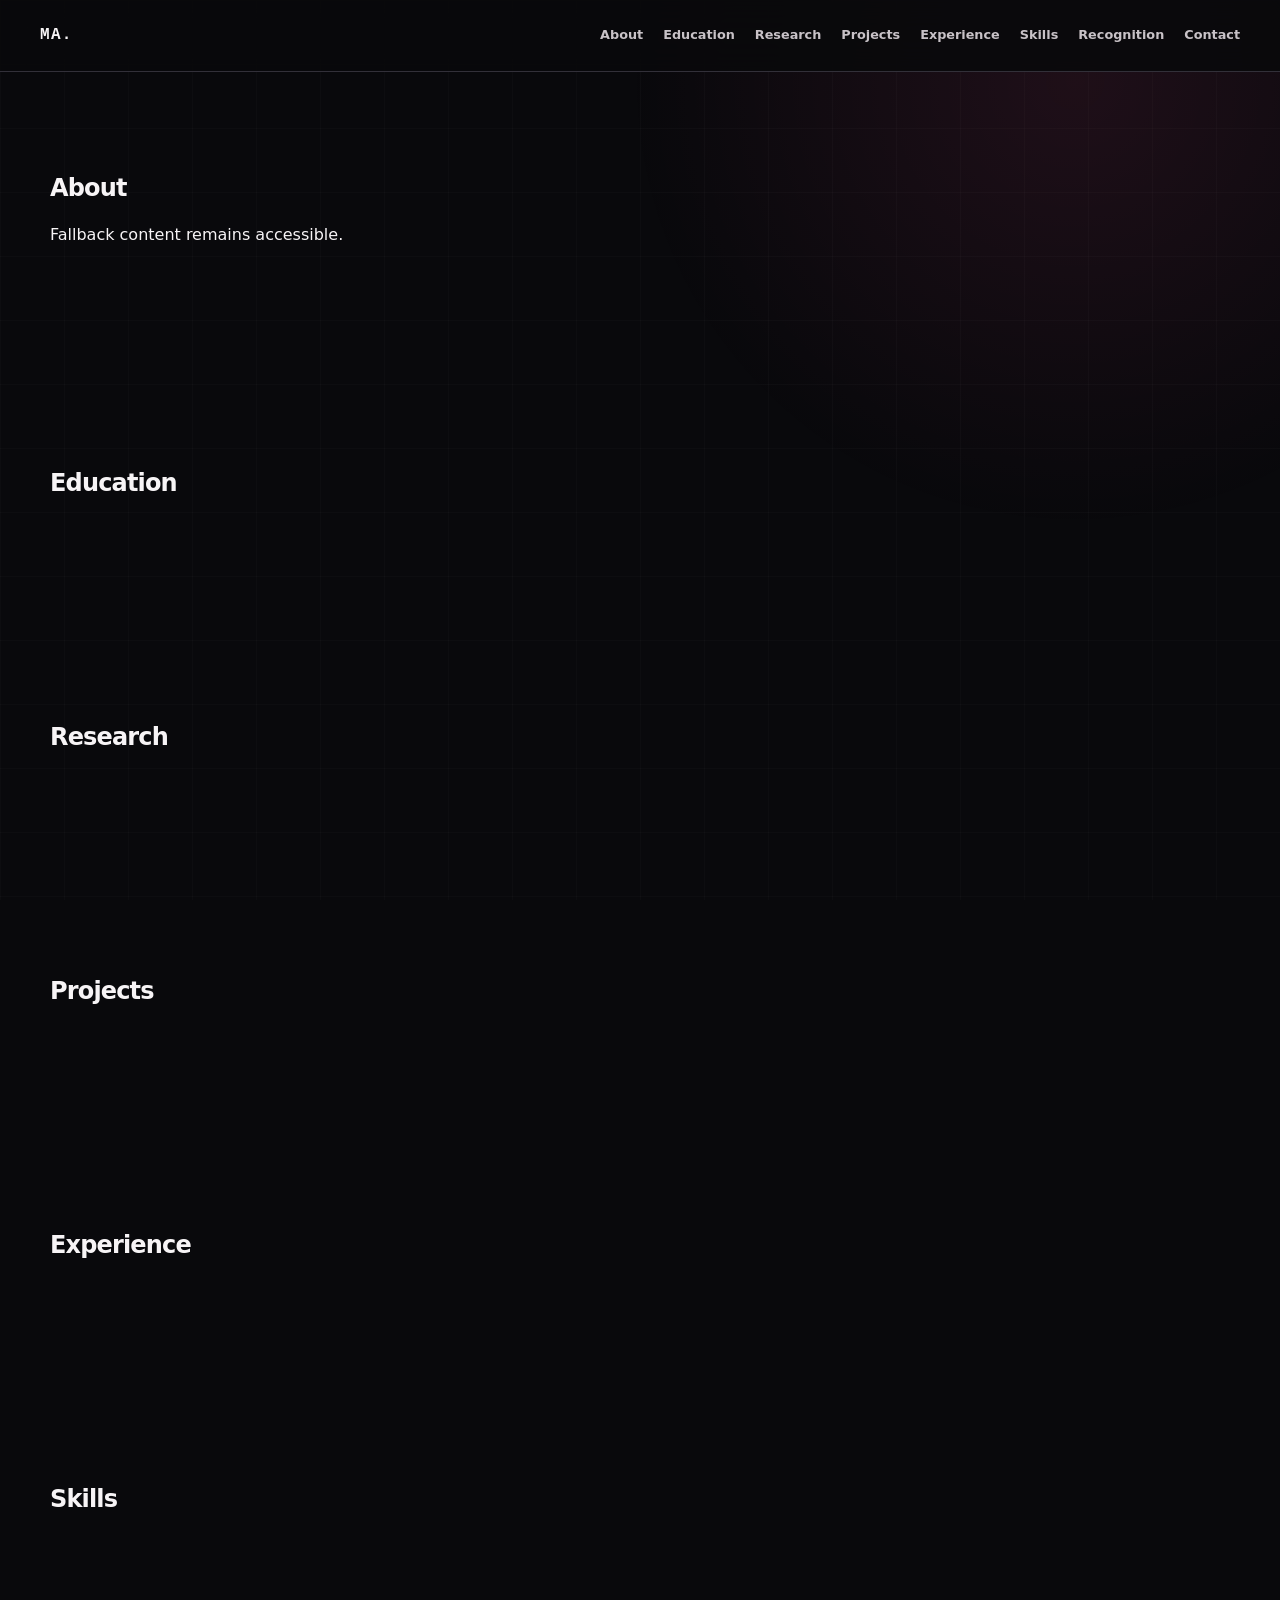
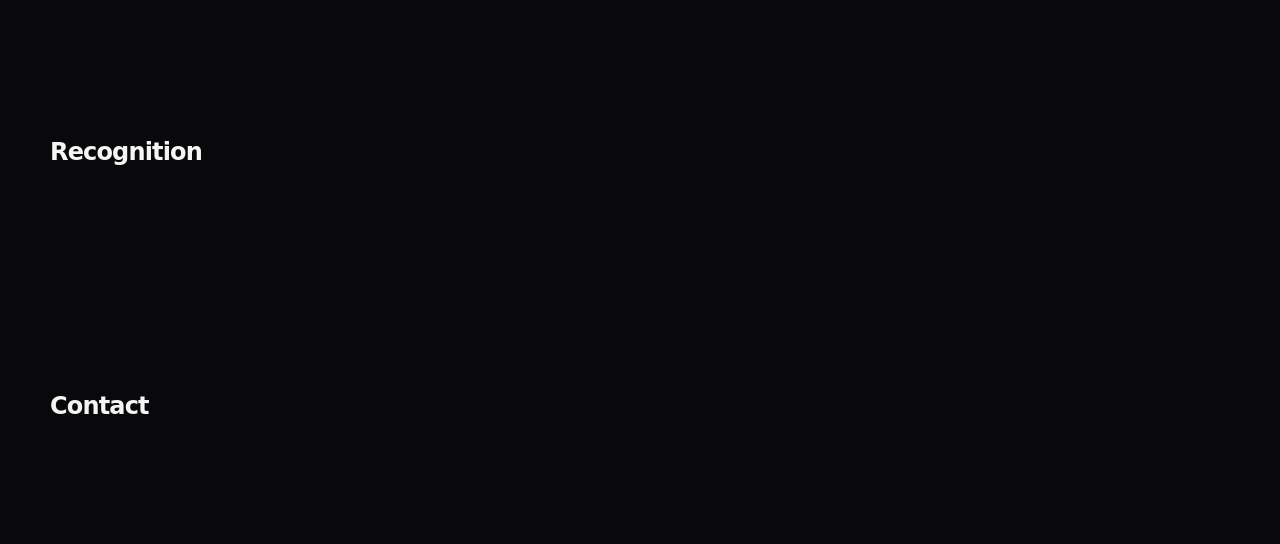
<file: tests/fixtures/no-js.html>
<!doctype html>
<html lang="en">
<head>
  <meta charset="utf-8">
  <meta name="viewport" content="width=device-width, initial-scale=1">
  <title>No-JavaScript navigation check</title>
  <link rel="stylesheet" href="../../assets/css/styles.css?v=20260903-4">
</head>
<body>
  <!-- Deliberately no script or .js class: exercises the real fallback styles. -->
  <header class="site-header">
    <a class="brand" href="#about">MA.</a>
    <nav class="site-nav" aria-label="Primary navigation">
      <a href="#about">About</a><a href="#education">Education</a>
      <a href="#research">Research</a><a href="#work">Projects</a>
      <a href="#experience">Experience</a><a href="#capabilities">Skills</a>
      <a href="#recognition">Recognition</a><a href="#contact">Contact</a>
    </nav>
  </header>
  <main>
    <section id="about"><h2>About</h2><p>Fallback content remains accessible.</p></section>
    <section id="education"><h2>Education</h2></section>
    <section id="research"><h2>Research</h2></section>
    <section id="work"><h2>Projects</h2></section>
    <section id="experience"><h2>Experience</h2></section>
    <section id="capabilities"><h2>Skills</h2></section>
    <section id="recognition"><h2>Recognition</h2></section>
    <section id="contact"><h2>Contact</h2></section>
  </main>
</body>
</html>
</file>
<file: assets/css/styles.css>
:root {
  color-scheme: dark;
  --bg: #09090c;
  --surface: #111116;
  --surface-raised: #17171e;
  --text: #f7f4f6;
  --muted: #c8c2c7;
  --subtle: #9f979d;
  --accent: #ff4f9a;
  --accent-strong: #ff75ad;
  --evidence: #7be8a3;
  --border: #323039;
  --max-width: 1180px;
  --radius-lg: 24px;
  --radius-md: 16px;
  --shadow: 0 24px 80px rgb(0 0 0 / 0.32);
  --sans: Inter, ui-sans-serif, system-ui, -apple-system, BlinkMacSystemFont, "Segoe UI", sans-serif;
  --mono: "SFMono-Regular", Consolas, "Liberation Mono", monospace;
}

*, *::before, *::after { box-sizing: border-box; }
html { scroll-behavior: smooth; }
body {
  margin: 0;
  min-width: 320px;
  background: var(--bg);
  color: var(--text);
  font-family: var(--sans);
  line-height: 1.6;
  text-rendering: optimizeLegibility;
}
img { display: block; max-width: 100%; height: auto; }
a { color: inherit; }
button, a { -webkit-tap-highlight-color: transparent; }
:focus-visible { outline: 3px solid var(--accent-strong); outline-offset: 4px; }
.skip-link {
  position: fixed;
  inset: 12px auto auto 12px;
  z-index: 100;
  padding: 10px 14px;
  background: var(--text);
  color: var(--bg);
  transform: translateY(-160%);
}
.skip-link:focus { transform: translateY(0); }

::selection {
  background: var(--accent);
  color: var(--bg);
}

body::before {
  position: fixed;
  inset: 0;
  z-index: -1;
  background:
    radial-gradient(circle at 84% 9%, rgb(255 79 154 / 0.09), transparent 28rem),
    linear-gradient(rgb(255 255 255 / 0.018) 1px, transparent 1px),
    linear-gradient(90deg, rgb(255 255 255 / 0.018) 1px, transparent 1px);
  background-size: auto, 64px 64px, 64px 64px;
  content: "";
  pointer-events: none;
}

h1,
h2,
h3,
h4,
p,
figure,
dl,
dd,
ol,
ul {
  margin-block-start: 0;
}

h1,
h2,
h3,
h4 {
  line-height: 1.08;
  letter-spacing: -0.035em;
}

p,
dd,
li {
  text-wrap: pretty;
}

section[id],
article[id] {
  scroll-margin-top: 104px;
}

main > section,
.site-footer {
  width: min(var(--max-width), calc(100% - 40px));
  margin-inline: auto;
}

main > section:not(.hero) {
  padding-block: 72px;
}

.eyebrow,
.system-label,
.section-heading::before {
  color: var(--accent-strong);
  font-family: var(--mono);
  font-size: 0.76rem;
  font-weight: 700;
  letter-spacing: 0.14em;
  text-transform: uppercase;
}

.section-heading {
  display: grid;
  gap: 12px;
  margin-bottom: 34px;
}

.section-heading::before { content: ""; }
#about .section-heading::before { content: "01 / BACKGROUND"; }
#education .section-heading::before { content: "02 / EDUCATION"; }
#research .section-heading::before { content: "03 / RESEARCH"; }
#work .section-heading::before { content: "04 / PROJECTS"; }
#experience .section-heading::before { content: "05 / PRACTICE"; }
#capabilities .section-heading::before { content: "06 / SKILLS"; }
#recognition .section-heading::before { content: "07 / RECOGNITION"; }

.section-heading h2 {
  max-width: 16ch;
  margin: 0;
  font-size: clamp(2.25rem, 5vw, 4.6rem);
  text-wrap: balance;
}

/* Header and progressive-enhancement navigation */
.site-header {
  position: relative;
  top: 0;
  z-index: 50;
  display: flex;
  flex-wrap: wrap;
  align-items: center;
  justify-content: space-between;
  width: 100%;
  min-height: 72px;
  margin-inline: auto;
  padding-inline: 20px;
  border-bottom: 1px solid var(--border);
  background: rgb(9 9 12 / 0.9);
  backdrop-filter: blur(18px);
}

/* Without JavaScript the expanded navigation scrolls away with the document. */
.js .site-header { position: sticky; }

.brand {
  display: inline-flex;
  align-items: center;
  min-width: 44px;
  min-height: 44px;
  color: var(--text);
  font-family: var(--mono);
  font-size: 1rem;
  font-weight: 800;
  letter-spacing: 0.08em;
  text-decoration: none;
}

.brand span {
  color: var(--accent);
}

.site-nav {
  display: flex;
  flex: 1 0 100%;
  flex-wrap: wrap;
  gap: 2px 20px;
  order: 3;
  padding-block: 8px 14px;
}

.site-nav a {
  display: inline-flex;
  align-items: center;
  min-height: 44px;
  color: var(--muted);
  font-size: 0.88rem;
  font-weight: 650;
  text-decoration: none;
  text-underline-offset: 5px;
}

.site-nav a:hover {
  color: var(--text);
  text-decoration: underline;
  text-decoration-color: var(--accent);
}

.menu-button {
  display: none;
  min-width: 44px;
  min-height: 44px;
  padding: 8px 10px;
  border: 1px solid var(--border);
  border-radius: 999px;
  background: var(--surface);
  color: var(--text);
  font: 700 0.78rem/1 var(--mono);
}

.menu-button__icon {
  position: relative;
  display: inline-block;
  width: 14px;
  height: 10px;
  margin-left: 8px;
  border-block: 1px solid currentcolor;
}

.menu-button__icon::after {
  position: absolute;
  top: 4px;
  left: 0;
  width: 14px;
  border-top: 1px solid currentcolor;
  content: "";
}

.js .menu-button[aria-expanded="true"] .menu-button__icon {
  border-color: transparent;
}

.js .menu-button[aria-expanded="true"] .menu-button__icon::before,
.js .menu-button[aria-expanded="true"] .menu-button__icon::after {
  position: absolute;
  top: 4px;
  left: 0;
  width: 14px;
  border-top: 1px solid currentcolor;
  content: "";
}

.js .menu-button[aria-expanded="true"] .menu-button__icon::before { transform: rotate(45deg); }
.js .menu-button[aria-expanded="true"] .menu-button__icon::after { transform: rotate(-45deg); }

/* Hero */
.hero {
  display: grid;
  gap: 42px;
  align-items: end;
  min-height: min(850px, calc(100svh - 72px));
  padding-block: clamp(72px, 12vw, 144px) 78px;
  border-bottom: 1px solid var(--border);
}

.hero__copy {
  max-width: 880px;
}

.hero__name {
  margin-bottom: 16px;
  font-size: clamp(2.625rem, 6vw, 5rem);
  font-weight: 780;
  letter-spacing: -0.035em;
  line-height: 1.1;
}

.hero .eyebrow {
  margin-bottom: 24px;
}

.hero h1 {
  max-width: 11ch;
  margin-bottom: 28px;
  font-size: clamp(3rem, 8vw, 7rem);
  font-weight: 760;
  letter-spacing: -0.065em;
  text-wrap: balance;
}

.hero__lede {
  max-width: 670px;
  margin-bottom: 24px;
  color: var(--muted);
  font-size: clamp(1.08rem, 2vw, 1.34rem);
}

.availability {
  display: flex;
  gap: 11px;
  align-items: center;
  margin-bottom: 34px;
  color: var(--evidence);
  font-size: 0.92rem;
  font-weight: 650;
}

.availability span {
  flex: 0 0 auto;
  width: 9px;
  height: 9px;
  border-radius: 50%;
  background: var(--evidence);
  box-shadow: 0 0 0 5px rgb(123 232 163 / 0.12);
}

.hero__actions,
.contact__actions,
.contact__links,
.project-card__links {
  display: flex;
  flex-wrap: wrap;
  gap: 12px;
  align-items: center;
}

.button,
.text-link {
  display: inline-flex;
  align-items: center;
  justify-content: center;
  padding: 12px 18px;
  border: 1px solid transparent;
  border-radius: 999px;
  font-size: 0.9rem;
  font-weight: 750;
  line-height: 1.2;
  text-decoration: none;
  transition: border-color 160ms ease, background-color 160ms ease, color 160ms ease, transform 160ms ease;
}

.button:hover,
.text-link:hover {
  transform: translateY(-2px);
}

.button--primary {
  background: var(--accent);
  color: var(--bg);
}

.button--primary:hover {
  background: var(--accent-strong);
}

.button--secondary {
  border-color: var(--border);
  background: var(--surface-raised);
}

.button--secondary:hover {
  border-color: var(--accent);
}

.text-link {
  padding-inline: 8px;
  color: var(--muted);
  text-decoration: underline;
  text-decoration-color: var(--accent);
  text-underline-offset: 5px;
}

.hero__system {
  padding: 24px;
  border: 1px solid var(--border);
  border-radius: var(--radius-lg);
  background: linear-gradient(145deg, var(--surface-raised), var(--surface));
  box-shadow: var(--shadow);
}

.system-label {
  margin-bottom: 20px;
}

.hero__system ol {
  display: grid;
  gap: 0;
  margin: 0;
  padding: 0;
  list-style: none;
  counter-reset: system-step;
}

.hero__system li {
  display: flex;
  gap: 20px;
  align-items: center;
  min-height: 58px;
  border-top: 1px solid var(--border);
  font-size: 1.08rem;
  font-weight: 700;
}

.hero__system li span {
  color: var(--subtle);
  font: 0.72rem/1 var(--mono);
  letter-spacing: 0.08em;
}

/* Evidence-first project hierarchy */
.work {
  display: grid;
  grid-template-columns: minmax(0, 1fr);
  gap: 24px;
}

.work > .section-heading {
  grid-column: 1 / -1;
}

.project-card {
  display: grid;
  grid-template-columns: minmax(0, 1fr);
  overflow: hidden;
  border: 1px solid var(--border);
  border-radius: var(--radius-lg);
  background: var(--surface);
  box-shadow: var(--shadow);
}

.project-card__media {
  min-width: 0;
  padding: 10px;
  background: #0d0d12;
}

.project-card--featured .project-card__media {
  display: grid;
  grid-template-rows: minmax(220px, 1fr) auto;
}

.project-card__cover {
  display: flex;
  align-items: center;
  justify-content: center;
  min-height: 220px;
  height: 100%;
  margin: 0;
  overflow: hidden;
  border-radius: calc(var(--radius-lg) - 8px);
  background: var(--surface-raised);
}

.project-card__cover img {
  width: 100%;
  height: 100%;
  min-height: 220px;
  object-fit: cover;
}

#project-neurobot .project-card__media {
  display: grid;
  min-height: 300px;
  background:
    linear-gradient(135deg, rgb(123 232 163 / 0.05), transparent 45%),
    #0d0f11;
}

#project-neurobot .project-card__cover {
  height: clamp(320px, 38vw, 440px);
  min-height: 0;
  border: 1px solid rgb(123 232 163 / 0.16);
  background:
    linear-gradient(rgb(123 232 163 / 0.055) 1px, transparent 1px),
    linear-gradient(90deg, rgb(123 232 163 / 0.055) 1px, transparent 1px),
    #0a0c0d;
  background-size: 24px 24px;
}

#project-neurobot .project-card__cover img {
  width: 100%;
  height: 100%;
  min-height: 0;
  max-height: none;
  object-fit: cover;
}

.project-gallery {
  display: grid;
  grid-template-columns: repeat(3, minmax(0, 1fr));
  gap: 8px;
  margin-top: 8px;
}

.project-gallery figure {
  margin: 0;
  overflow: hidden;
  aspect-ratio: 4 / 3;
  border-radius: 10px;
  background: var(--surface-raised);
}

.project-gallery img {
  width: 100%;
  height: 100%;
  object-fit: cover;
}

.project-card__content {
  min-width: 0;
  padding: clamp(24px, 4vw, 44px);
}

.project-card__header {
  display: grid;
  gap: 16px;
  margin-bottom: 30px;
}

.project-card__header h3 {
  max-width: 18ch;
  margin: 0;
  font-size: clamp(1.75rem, 3vw, 2.8rem);
  text-wrap: balance;
}

.project-card__status {
  justify-self: start;
  margin: 0;
  padding: 6px 10px;
  border: 1px solid rgb(123 232 163 / 0.2);
  border-radius: 999px;
  background: rgb(25 75 46 / 0.54);
  color: var(--evidence);
  font: 700 0.68rem/1.35 var(--mono);
  letter-spacing: 0.035em;
}

.project-card__facts {
  display: grid;
  gap: 0;
  margin-bottom: 28px;
}

.project-card__facts > div {
  padding-block: 19px;
  border-top: 1px solid var(--border);
}

.project-card__facts dt,
.project-card__technologies h4 {
  margin-bottom: 8px;
  color: var(--text);
  font-family: var(--mono);
  font-size: 0.72rem;
  font-weight: 750;
  letter-spacing: 0.08em;
  line-height: 1.4;
  text-transform: uppercase;
}

.project-card__facts dd,
.project-card__note {
  margin: 0;
  color: var(--muted);
  font-size: 0.94rem;
}

.project-card__note {
  margin: -8px 0 28px;
  padding: 14px 16px;
  border-left: 3px solid var(--evidence);
  background: rgb(123 232 163 / 0.06);
}

.project-card__technologies {
  margin-bottom: 26px;
}

.project-card__technologies ul,
.capability ul {
  display: flex;
  flex-wrap: wrap;
  gap: 8px;
  margin: 0;
  padding: 0;
  list-style: none;
}

.project-card__technologies li,
.capability li {
  padding: 6px 10px;
  border: 1px solid var(--border);
  border-radius: 999px;
  background: var(--surface-raised);
  color: var(--muted);
  font: 600 0.73rem/1.35 var(--mono);
}

.project-card__links {
  padding-top: 20px;
  border-top: 1px solid var(--border);
}

.project-card__links a {
  display: inline-flex;
  align-items: center;
  min-height: 42px;
  padding-inline: 2px;
  color: var(--text);
  font-size: 0.84rem;
  font-weight: 750;
  text-decoration: underline;
  text-decoration-color: var(--accent);
  text-underline-offset: 5px;
}

.project-card__links a:hover {
  color: var(--accent-strong);
}

/* Experience timeline */
.experience__list {
  display: grid;
}

.experience-item {
  padding-block: 26px;
  border-top: 1px solid var(--border);
}

.experience-item:last-child {
  border-bottom: 1px solid var(--border);
}

.experience-item header {
  margin-bottom: 16px;
}

.experience-item h3 {
  margin-bottom: 10px;
  font-size: clamp(1.35rem, 2vw, 1.7rem);
}

.experience-item header p {
  margin-bottom: 2px;
  color: var(--subtle);
  font: 0.76rem/1.55 var(--mono);
}

.experience-item header p:first-of-type {
  color: var(--accent-strong);
  font-weight: 700;
}

.experience-item > p {
  max-width: 760px;
  margin: 0;
  color: var(--muted);
}

/* Capability cards */
.capabilities__grid {
  display: grid;
  grid-template-columns: minmax(0, 1fr);
  gap: 14px;
}

.capability {
  min-width: 0;
  padding: 24px;
  border: 1px solid var(--border);
  border-radius: var(--radius-md);
  background: var(--surface);
}

.capability h3 {
  margin-bottom: 22px;
  font-size: 1.18rem;
  letter-spacing: -0.02em;
}

.capability h3 a {
  text-decoration-color: var(--accent);
  text-decoration-thickness: 2px;
  text-underline-offset: 5px;
}

.capability h3 a:hover {
  color: var(--accent-strong);
}

.capability__summary {
  max-width: 88ch;
  margin-bottom: 22px;
  color: var(--muted);
}

.capability li {
  background: var(--bg);
  white-space: normal;
}

/* Background, education, and research */
.about__copy > p {
  max-width: 800px;
  margin: 0;
  color: var(--muted);
  font-size: clamp(1.08rem, 2vw, 1.32rem);
}

.about__copy > p + p { margin-top: 18px; }

.education__grid,
.recognition__grid {
  display: grid;
  grid-template-columns: minmax(0, 1fr);
  gap: 16px;
}

.education-card,
.recognition-card {
  min-width: 0;
  padding: 26px;
  border: 1px solid var(--border);
  border-radius: var(--radius-md);
  background: linear-gradient(135deg, rgb(255 79 154 / 0.035), transparent 60%), var(--surface);
}

.recognition-card {
  display: flex;
  flex-direction: column;
}

.education-card h3,
.recognition-card h3 {
  margin-bottom: 18px;
  font-size: 1.32rem;
  line-height: 1.25;
  letter-spacing: -0.025em;
}

.education-card p,
.recognition-card p,
.publication p {
  margin-bottom: 14px;
  color: var(--muted);
  font-size: 0.94rem;
}

.education-card p:last-child,
.publication p:last-child { margin-bottom: 0; }

.detail-label,
.education-card .detail-label,
.recognition-card .detail-label,
.publication .detail-label {
  margin-bottom: 18px;
  color: var(--accent-strong);
  font: 650 0.7rem/1.65 var(--mono);
  letter-spacing: 0.06em;
  text-transform: uppercase;
}

.publication {
  display: grid;
  gap: 24px;
  padding: clamp(24px, 4vw, 38px);
  border: 1px solid var(--border);
  border-left: 3px solid var(--accent);
  border-radius: var(--radius-md);
  background: var(--surface);
}

.publication h3 {
  margin-bottom: 16px;
  font-size: clamp(1.35rem, 2.4vw, 1.9rem);
  line-height: 1.25;
}

.publication .publication__journal {
  color: var(--subtle);
  font-size: 0.83rem;
}

.evidence-link {
  display: inline-flex;
  gap: 8px;
  align-items: center;
  min-height: 44px;
  margin-top: 8px;
  font-size: 0.83rem;
  font-weight: 650;
  text-decoration-color: var(--accent);
  text-underline-offset: 5px;
}

.evidence-link:hover { color: var(--accent-strong); }

.recognition-card .evidence-link {
  margin-top: auto;
  padding-top: 8px;
}

.section-intro {
  max-width: 660px;
  margin: 6px 0 0;
  color: var(--muted);
}

.recognition-card--featured {
  grid-column: auto;
  border-color: rgb(255 79 154 / 0.5);
}

/* High-contrast contact panel */
.contact {
  display: grid;
  gap: 34px;
  margin-block: 72px;
  padding: clamp(28px, 6vw, 64px);
  border-radius: var(--radius-lg);
  background: var(--text);
  color: var(--bg);
  box-shadow: var(--shadow);
}

.contact__copy h2 {
  max-width: 19ch;
  margin-bottom: 20px;
  font-size: clamp(2rem, 5vw, 4.4rem);
  text-wrap: balance;
}

.contact__copy p {
  max-width: 650px;
  margin: 0;
  color: #343038;
  font-size: 1.02rem;
}

.contact__links {
  min-width: 0;
  align-content: start;
  font-style: normal;
}

.contact__links a {
  display: inline-flex;
  align-items: center;
  justify-content: center;
  max-width: 100%;
  min-height: 44px;
  padding: 10px 16px;
  border: 1px solid #8d858b;
  border-radius: 999px;
  color: var(--bg);
  font-size: 0.85rem;
  font-weight: 750;
  overflow-wrap: anywhere;
  text-align: center;
  text-decoration: none;
}

.contact__links a:hover {
  border-color: var(--bg);
  background: var(--bg);
  color: var(--text);
}

.contact :focus-visible {
  outline-color: #9a1450;
}

/* Footer */
.site-footer {
  padding-block: 28px 42px;
  border-top: 1px solid var(--border);
}

.site-footer p {
  margin: 0;
  color: var(--subtle);
  font: 0.76rem/1.5 var(--mono);
}

@media (min-width: 640px) {
  .capabilities__grid {
    grid-template-columns: repeat(2, minmax(0, 1fr));
  }

  .capability--research,
  .capability--agentic { grid-column: 1 / -1; }
}

@media (min-width: 768px) {
  main > section,
  .site-footer {
    width: min(var(--max-width), calc(100% - 80px));
  }

  main > section:not(.hero) {
    padding-block: 104px;
  }

  .project-card--featured,
  #project-armbot {
    grid-template-columns: minmax(0, 1.05fr) minmax(0, 0.95fr);
  }

  #project-armbot {
    grid-template-columns: minmax(0, 0.9fr) minmax(0, 1.1fr);
  }

  .experience__list {
    position: relative;
    gap: 0;
    padding-left: 42px;
    border-left: 1px solid var(--border);
  }

  .experience-item {
    position: relative;
    display: grid;
    grid-template-columns: minmax(220px, 0.72fr) minmax(0, 1.28fr);
    gap: 42px;
    padding-block: 36px;
  }

  .experience-item::before {
    position: absolute;
    top: 43px;
    left: -48px;
    width: 11px;
    height: 11px;
    border: 2px solid var(--bg);
    border-radius: 50%;
    background: var(--accent);
    box-shadow: 0 0 0 1px var(--accent);
    content: "";
  }

  .experience-item header {
    margin: 0;
  }

  .contact {
    grid-template-columns: minmax(0, 1.4fr) minmax(250px, 0.6fr);
    align-items: end;
    margin-block: 104px;
  }
}

@media (min-width: 900px) {
  .site-header {
    flex-wrap: nowrap;
    padding-inline: 40px;
  }

  .site-nav {
    flex: 0 1 auto;
    flex-wrap: nowrap;
    justify-content: flex-end;
    order: initial;
    width: auto;
    padding-block: 0;
    gap: 12px;
  }

  .site-nav a {
    font-size: 0.8rem;
  }

  .hero {
    grid-template-columns: minmax(0, 1.45fr) minmax(280px, 0.55fr);
    gap: clamp(48px, 7vw, 92px);
    min-height: auto;
    padding-block: 38px 32px;
  }

  .hero .eyebrow {
    margin-bottom: 18px;
  }

  .hero h1 {
    max-width: 10ch;
    margin-bottom: 20px;
    font-size: clamp(3rem, 6.5vw, 5.75rem);
  }

  .hero__lede {
    margin-bottom: 18px;
  }

  .availability {
    margin-bottom: 24px;
  }

  .work {
    grid-template-columns: repeat(2, minmax(0, 1fr));
  }

  .project-card--featured,
  #project-armbot {
    grid-column: 1 / -1;
  }

  .about {
    display: grid;
    grid-template-columns: minmax(180px, 0.4fr) minmax(0, 1fr);
    gap: 42px;
  }

  .about > .section-heading {
    margin-bottom: 0;
  }

  .education__grid {
    grid-template-columns: repeat(3, minmax(0, 1fr));
  }

  .recognition__grid {
    grid-template-columns: repeat(2, minmax(0, 1fr));
  }

  .publication {
    grid-template-columns: minmax(200px, 0.4fr) minmax(0, 1fr);
    gap: 38px;
  }
}

@media (min-width: 1000px) {
  .capabilities__grid {
    grid-template-columns: repeat(2, minmax(0, 1fr));
  }

  .site-nav { gap: 20px; }

  .project-card--featured .project-card__facts,
  #project-armbot .project-card__facts {
    grid-template-columns: repeat(2, minmax(0, 1fr));
    gap: 0 26px;
  }

  .project-card--featured .project-card__facts > div:last-child,
  #project-armbot .project-card__facts > div:last-child {
    grid-column: 1 / -1;
  }
}

@media (max-width: 899px) {
  .js .menu-button {
    display: inline-flex;
    align-items: center;
    justify-content: center;
  }

  .js .site-nav {
    display: none;
  }

  .js .site-nav[data-open="true"] {
    display: flex;
    max-height: calc(100svh - 72px);
    overflow-y: auto;
    overscroll-behavior: contain;
  }

  .site-nav a {
    flex: 1 1 135px;
    justify-content: center;
  }
}

@media (max-width: 767px) {

  .project-card,
  .project-card--featured,
  #project-armbot {
    grid-template-columns: minmax(0, 1fr);
  }

  .project-card__media { order: 1; }
  .project-card__content { order: 2; }

  .project-gallery {
    grid-template-columns: repeat(2, minmax(0, 1fr));
  }

  .project-gallery figure:first-child {
    grid-column: 1 / -1;
  }

  .hero__actions,
  .contact__actions { align-items: stretch; }
  .capability h3 a,
  .research a {
    display: inline-flex;
    align-items: center;
  }
  .button,
  .text-link,
  .site-nav a,
  .project-card__links a,
  .capability h3 a,
  .research a { min-height: 44px; }
}

main > .about,
main > .education,
main > .research {
  padding-block: clamp(36px, 4.5vw, 64px);
}

.about .section-heading h2,
.education .section-heading h2,
.research .section-heading h2 {
  max-width: none;
  font-size: clamp(2.15rem, 4vw, 3.4rem);
}

@media (prefers-reduced-motion: reduce) {
  html { scroll-behavior: auto; }
  *, *::before, *::after {
    animation-duration: 0.01ms !important;
    animation-iteration-count: 1 !important;
    transition-duration: 0.01ms !important;
    scroll-behavior: auto !important;
  }
}
</file>
<file: assets/css/effects.css>
/* Optional, non-interactive decoration with a radar pointer on supported devices. */
.hero {
  position: relative;
  isolation: isolate;
}

.hero-stream {
  position: absolute;
  inset: 0;
  z-index: -1;
  width: 100%;
  height: 100%;
  opacity: 0.8;
  pointer-events: none;
  border-radius: inherit;
  mask-image: linear-gradient(90deg, transparent 54%, #000 72%);
}

/* A legible, static schematic remains available without JavaScript or motion. */
.hero__system {
  position: relative;
  width: 100%;
  max-width: 380px;
  justify-self: end;
  border-color: rgb(255 117 173 / 0.23);
  background: linear-gradient(145deg, #1b151e, #101016 62%);
}

.system-heading { display: flex; align-items: center; justify-content: space-between; gap: 12px; }
.system-heading .system-label { margin-bottom: 0; }
.system-indicator { width: 6px; height: 6px; border: 1px solid var(--accent-strong); border-radius: 50%; }
.system-caption { margin: 6px 0 18px; font-size: 0.85rem; color: var(--muted); }

.signal-board {
  display: block;
  width: 100%;
  height: auto;
  margin-bottom: 16px;
  overflow: hidden;
  border: 1px solid rgb(255 117 173 / 0.12);
  border-radius: 12px;
  background:
    radial-gradient(ellipse at center, rgb(255 79 154 / 0.06), transparent 70%),
    linear-gradient(rgb(255 117 173 / 0.04) 1px, transparent 1px),
    linear-gradient(90deg, rgb(255 117 173 / 0.04) 1px, transparent 1px),
    #0c0c12;
  background-size: auto, 18px 18px, 18px 18px, auto;
}

.signal-traces { stroke: rgb(255 117 173 / 0.6); stroke-width: 1.5; }
.signal-traces__secondary { stroke: rgb(255 117 173 / 0.18); stroke-width: 1; }
.signal-arrows { stroke: var(--accent-strong); stroke-linecap: round; stroke-linejoin: round; }
.signal-node > rect { fill: #17141d; stroke: #634153; stroke-width: 1; }
.signal-icon { fill: none; stroke: #ff98c2; stroke-width: 1.6; stroke-linecap: round; stroke-linejoin: round; }
.signal-node text { fill: var(--muted); font: 600 10px var(--mono); text-anchor: middle; letter-spacing: 0.02em; }
.signal-center { fill: var(--subtle); font: 9px var(--mono); letter-spacing: 0.18em; text-anchor: middle; }
.signal-packet { visibility: hidden; fill: #ffe1ef; stroke: var(--accent); stroke-width: 2; filter: drop-shadow(0 0 5px #ff4f9a); }

.hero__system ol { grid-template-columns: repeat(2, minmax(0, 1fr)); column-gap: 14px; }
.hero__system li { min-height: 43px; gap: 10px; font-size: 0.88rem; }
.hero__system li span { font-size: 0.66rem; }

/* No ARIA live region: this is an illustration, not actual robot telemetry. */
.hero[data-animations="running"] .signal-packet { visibility: visible; }
.hero[data-animations="running"] .system-indicator { background: var(--accent-strong); box-shadow: 0 0 12px rgb(255 79 154 / 0.65); }
.hero[data-animations="running"][data-signal-stage="sense"] .signal-node--sense > rect,
.hero[data-animations="running"][data-signal-stage="decide"] .signal-node--decide > rect,
.hero[data-animations="running"][data-signal-stage="act"] .signal-node--act > rect,
.hero[data-animations="running"][data-signal-stage="verify"] .signal-node--verify > rect { fill: #412035; stroke: var(--accent-strong); stroke-width: 2; }
.hero[data-animations="running"][data-signal-stage="sense"] .system-step--sense,
.hero[data-animations="running"][data-signal-stage="decide"] .system-step--decide,
.hero[data-animations="running"][data-signal-stage="act"] .system-step--act,
.hero[data-animations="running"][data-signal-stage="verify"] .system-step--verify { color: var(--accent-strong); border-color: var(--accent); }

@media (max-width: 899px) {
  .hero__system { justify-self: start; }
  .hero-stream { mask-image: none; opacity: 0.65; }
}

.radar-cursor {
  position: fixed;
  z-index: 9999;
  width: 34px;
  height: 34px;
  transform: translate(-50%, -50%);
  pointer-events: none;
  contain: layout style;
}

.radar-cursor svg {
  display: block;
  width: 100%;
  height: 100%;
  overflow: visible;
  filter: drop-shadow(0 0 3px rgb(255 45 120 / 0.3));
}

.radar-cursor .r-ring { fill: none; stroke: rgb(255 45 120 / 0.5); stroke-width: 1.4; }
.radar-cursor .r-ring2 { fill: none; stroke: rgb(255 45 120 / 0.24); stroke-width: 1; }
.radar-cursor .r-tick { fill: none; stroke: rgb(255 45 120 / 0.65); stroke-width: 1.3; stroke-linecap: round; }
.radar-cursor .r-line { fill: none; stroke: #ff2d78; stroke-width: 1.6; stroke-linecap: round; }
.radar-cursor .r-seg { fill: #ff2d78; fill-opacity: 0.16; }
.radar-cursor .r-blip { fill: #ff2d78; }
.radar-cursor .r-dot { fill: #f0f0f0; }

.motion-toggle {
  display: none;
  min-height: 44px;
  margin-top: 16px;
  padding: 8px 12px;
  border: 1px solid var(--border);
  border-radius: 999px;
  background: transparent;
  color: var(--muted);
  font: 0.75rem var(--mono);
  cursor: pointer;
}

.motion-toggle:hover {
  border-color: var(--accent);
  color: var(--text);
}

.hero-stream,
.radar-cursor {
  display: none;
}

@media (prefers-reduced-motion: no-preference) {
  .hero-stream:not([hidden]),
  .motion-toggle:not([hidden]) {
    display: block;
  }
}

@media (min-width: 900px) and (hover: hover) and (pointer: fine) and (prefers-reduced-motion: no-preference) {
  html[data-radar-active="true"],
  html[data-radar-active="true"] * {
    cursor: none !important;
  }

  .radar-cursor:not([hidden]) {
    display: block;
  }

  .radar-cursor:not([hidden]) .r-sweep {
    transform-origin: 16px 16px;
    animation: radar-sweep 2.6s linear infinite;
  }

  .radar-cursor:not([hidden]) .r-blip {
    animation: radar-blip 2.6s linear infinite;
  }

  .radar-cursor:not([hidden]) .r-blip--second {
    animation-delay: 1.3s;
  }
}

@keyframes radar-sweep {
  to { transform: rotate(360deg); }
}

@keyframes radar-blip {
  0%, 8%, 34%, 100% { opacity: 0.12; }
  14% { opacity: 1; }
}
</file>
